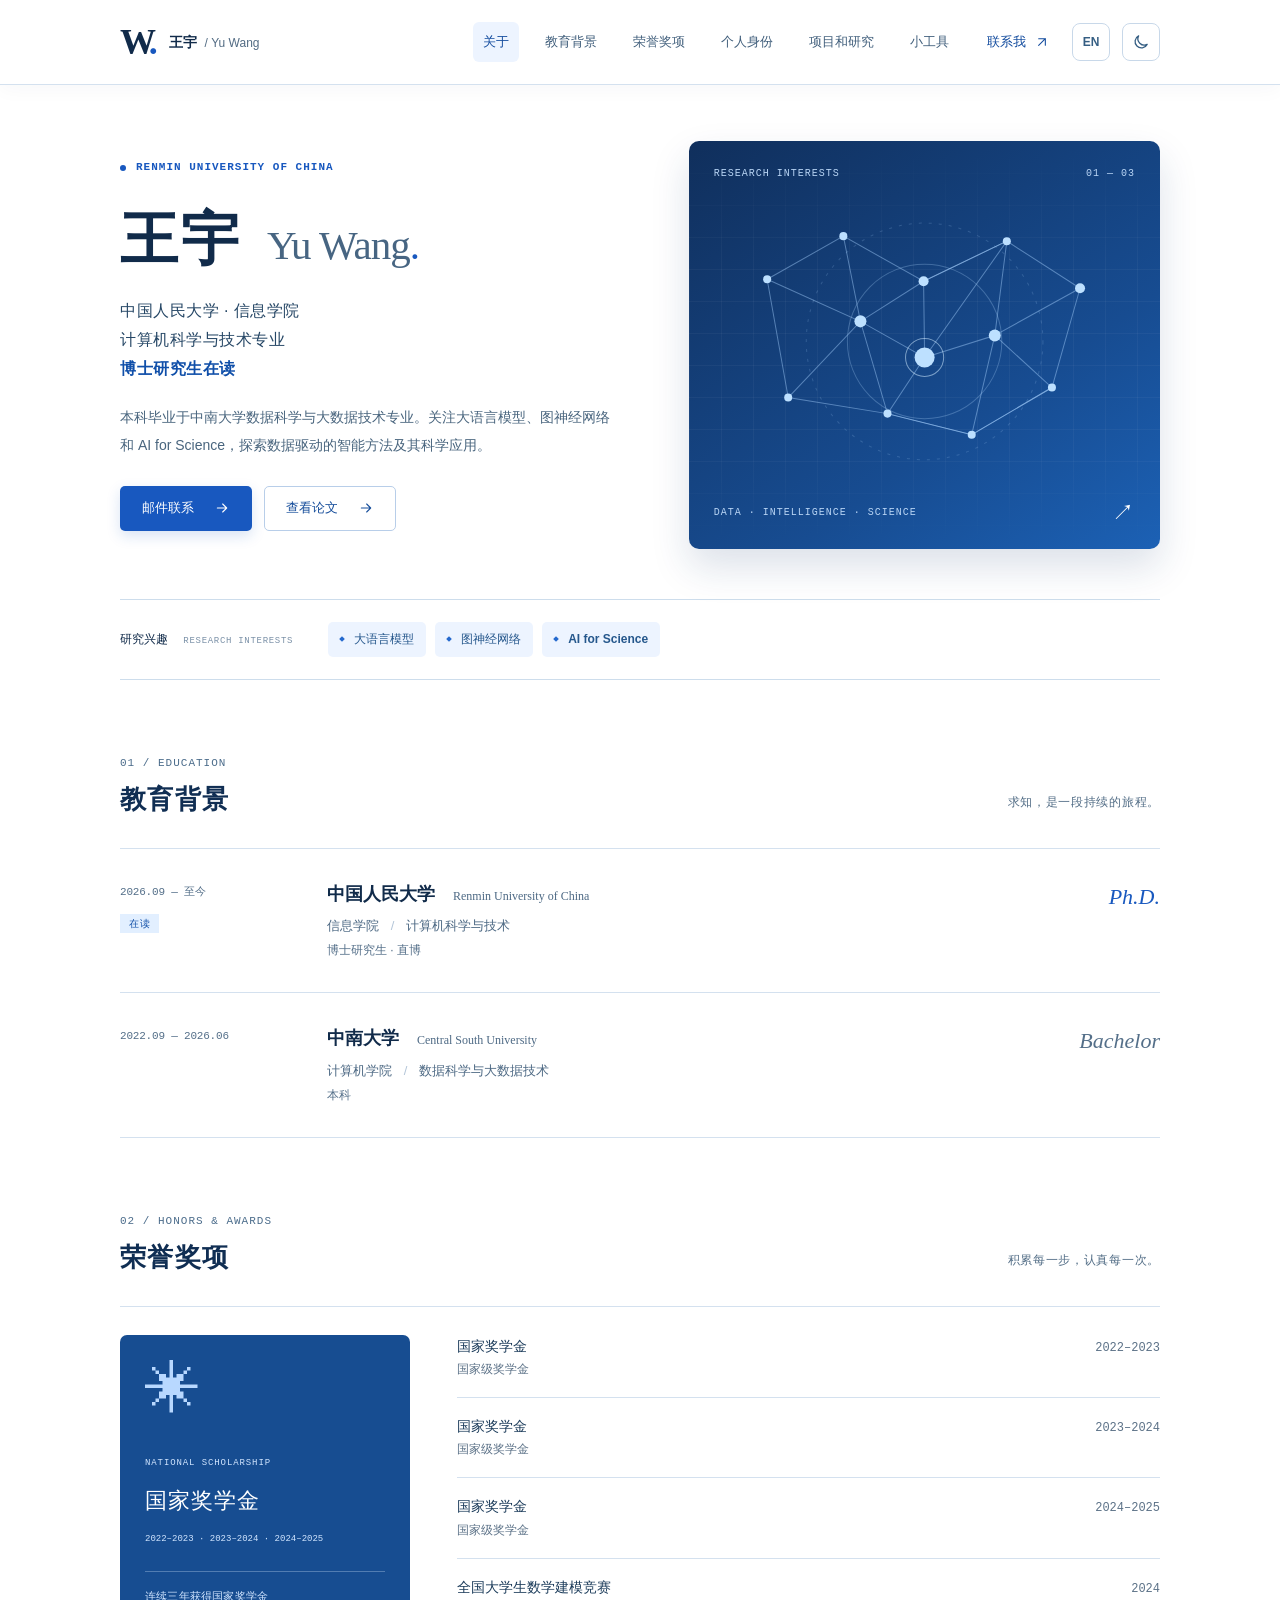
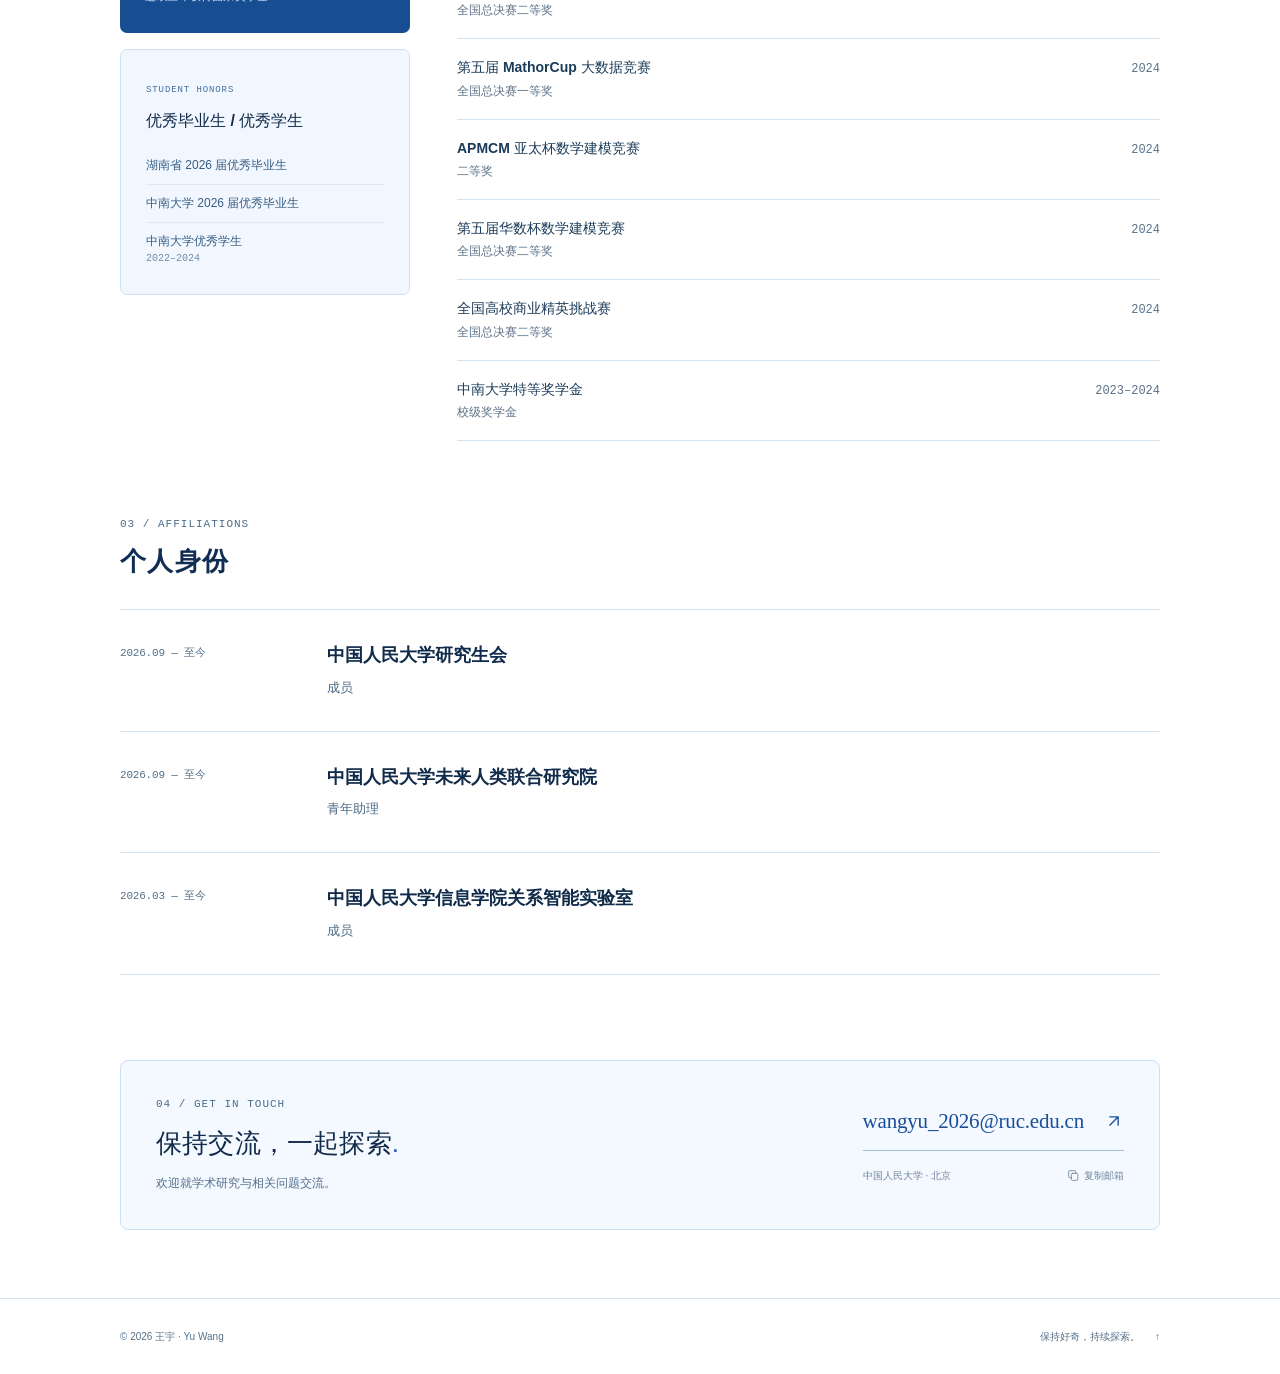
<file: index.html>
<!doctype html>
<html lang="zh-CN">
<head>
  <meta charset="utf-8">
  <meta name="viewport" content="width=device-width, initial-scale=1">
  <meta name="theme-color" content="#ffffff">
  <meta name="description" content="王宇，中国人民大学信息学院计算机科学与技术专业博士研究生在读，本科毕业于中南大学数据科学与大数据技术专业。关注大语言模型、图神经网络和 AI for Science。">
  <meta property="og:type" content="website">
  <meta property="og:title" content="王宇 Yu Wang | 中国人民大学">
  <meta property="og:description" content="中国人民大学信息学院计算机科学与技术专业博士研究生在读 · 大语言模型 · 图神经网络 · AI for Science">
  <meta property="og:url" content="https://xiaoyucoder.github.io/">
  <meta property="og:locale" content="zh_CN">
  <meta name="twitter:card" content="summary">
  <link rel="canonical" href="https://xiaoyucoder.github.io/">
  <link rel="icon" href="/assets/favicon.svg" type="image/svg+xml">
  <link rel="stylesheet" href="/assets/css/main.css?v=20261117-refresh">
  <link rel="stylesheet" href="/assets/css/site-settings.css?v=20261119-appearance">
  <link id="site-dark-theme" rel="stylesheet" href="/assets/css/site-dark.css?v=20261119-appearance" media="not all">
  <script src="/assets/js/site-theme.js?v=20261119-appearance"></script>
  <script src="/assets/js/site-settings.js?v=20261119-projects-research" defer></script>
  <script src="/assets/js/navigation.js?v=20261119-menu-fix" defer></script>
  <script src="/assets/js/main.js?v=20261117-no-bibtex" defer></script>
  <title>王宇 Yu Wang | 中国人民大学</title>
</head>
<body>
  <a class="skip-link" href="#main">跳转到主要内容</a>
  <svg class="icon-definitions" xmlns="http://www.w3.org/2000/svg" aria-hidden="true">
    <symbol id="icon-arrow" viewBox="0 0 24 24"><path d="M5 12h14m-6-6 6 6-6 6"/></symbol>
    <symbol id="icon-external" viewBox="0 0 24 24"><path d="M7 17 17 7M7 7h10v10"/></symbol>
    <symbol id="icon-copy" viewBox="0 0 24 24"><rect x="8" y="8" width="12" height="13" rx="2"/><path d="M16 8V5a2 2 0 0 0-2-2H5a2 2 0 0 0-2 2v9a2 2 0 0 0 2 2h3"/></symbol>
    <symbol id="icon-close" viewBox="0 0 24 24"><path d="m6 6 12 12M6 18 18 6"/></symbol>
  </svg>

  <header class="site-header">
    <div class="header-inner">
      <a class="wordmark" href="#" aria-label="王宇，返回首页"><span class="brand-mark" aria-hidden="true">W<span>.</span></span><span>王宇 <span class="wordmark-en">/ Yu Wang</span></span></a>
      <button class="menu-toggle" aria-label="打开导航" aria-controls="site-nav" aria-expanded="false"><span></span><span></span></button>
      <nav id="site-nav" class="site-nav" aria-label="主导航">
        <a href="#about" aria-current="location">关于</a>
        <a href="#education">教育背景</a>
        <a href="#honors">荣誉奖项</a>
        <a href="#affiliations">个人身份</a>
        <a href="/research/?v=20261119-nav-order">项目和研究</a>
        <a href="/tools/?v=20261119-nav-order">小工具</a>
        <a class="nav-contact" href="#contact">联系我 <svg class="icon"><use href="#icon-external"/></svg></a>
      </nav>
    </div>
  </header>

  <main id="main" class="page-shell">
    <section id="about" class="hero" aria-labelledby="intro-title">
      <div class="hero-copy">
        <div class="hero-content">
          <p class="eyebrow"><span class="status-dot"></span> RENMIN UNIVERSITY OF CHINA</p>
          <h1 id="intro-title">王宇<span class="name-en" lang="en">Yu Wang<span class="name-period">.</span></span></h1>
          <p class="hero-role">中国人民大学 · 信息学院<br>计算机科学与技术专业<br><strong>博士研究生在读</strong></p>
          <p class="hero-intro">本科毕业于中南大学数据科学与大数据技术专业。关注大语言模型、图神经网络和 AI for Science，探索数据驱动的智能方法及其科学应用。</p>
          <div class="hero-actions">
            <a class="button button-primary" href="mailto:wangyu_2026@ruc.edu.cn">邮件联系 <svg class="icon"><use href="#icon-arrow"/></svg></a>
            <a class="button button-secondary" href="/research/?v=20261119-nav-order">查看论文 <svg class="icon"><use href="#icon-arrow"/></svg></a>
          </div>
        </div>
        <div class="hero-visual" aria-hidden="true">
          <div class="hero-visual-top"><span>RESEARCH INTERESTS</span><span>01 — 03</span></div>
          <svg class="hero-network" viewBox="0 0 420 300" fill="none">
            <circle cx="210" cy="150" r="118" class="network-ring"/><circle cx="210" cy="150" r="77" class="network-ring network-ring-inner"/>
            <g class="network-lines"><path d="M53 88 129 45 209 90 292 50 365 97 337 196 257 243 173 222 74 206 53 88Z"/><path d="M53 88 146 130 129 45M74 206 146 130 173 222M146 130 209 90 292 50M146 130 210 166 209 90M210 166 292 50 280 144 365 97M210 166 173 222 257 243 280 144M257 243 337 196 280 144 210 166"/></g>
            <g class="network-nodes"><circle cx="53" cy="88" r="4"/><circle cx="129" cy="45" r="4"/><circle cx="209" cy="90" r="5"/><circle cx="292" cy="50" r="4"/><circle cx="365" cy="97" r="5"/><circle cx="337" cy="196" r="4"/><circle cx="257" cy="243" r="4"/><circle cx="173" cy="222" r="4"/><circle cx="74" cy="206" r="4"/><circle cx="146" cy="130" r="6"/><circle cx="280" cy="144" r="6"/><circle cx="210" cy="166" r="10"/></g>
            <circle class="network-pulse" cx="210" cy="166" r="19"/>
          </svg>
          <div class="hero-visual-bottom"><span>DATA · INTELLIGENCE · SCIENCE</span><span>↗</span></div>
        </div>
      </div>
    </section>

    <div class="research-strip" aria-label="研究兴趣">
      <span class="strip-label">研究兴趣 <span>RESEARCH INTERESTS</span></span>
      <ul><li>大语言模型</li><li>图神经网络</li><li>AI for Science</li></ul>
    </div>

    <section id="education" class="content-section" aria-labelledby="education-title">
      <div class="section-heading"><div><span class="section-number">01 / EDUCATION</span><h2 id="education-title">教育背景</h2></div><span class="section-aside">求知，是一段持续的旅程。</span></div>
      <div class="education-list">
        <article class="education-item current-education">
          <div class="education-date"><span>2026.09 — 至今</span><span class="current-tag">在读</span></div>
          <div class="education-detail"><h3>中国人民大学 <span lang="en">Renmin University of China</span></h3><p>信息学院 <span class="inline-separator">/</span> 计算机科学与技术</p><p class="degree">博士研究生 · 直博</p></div>
          <span class="degree-mark" aria-hidden="true">Ph.D.</span>
        </article>
        <article class="education-item">
          <div class="education-date"><span>2022.09 — 2026.06</span></div>
          <div class="education-detail"><h3>中南大学 <span lang="en">Central South University</span></h3><p>计算机学院 <span class="inline-separator">/</span> 数据科学与大数据技术</p><p class="degree">本科</p></div>
          <span class="degree-mark" aria-hidden="true">Bachelor</span>
        </article>
      </div>
    </section>

    <section id="honors" class="content-section" aria-labelledby="honors-title">
      <div class="section-heading"><div><span class="section-number">02 / HONORS &amp; AWARDS</span><h2 id="honors-title">荣誉奖项</h2></div><span class="section-aside">积累每一步，认真每一次。</span></div>
      <div class="honors-layout">
        <div class="honors-cards">
          <div class="scholarship-highlight">
            <span class="highlight-symbol" aria-hidden="true">✳</span><span class="highlight-kicker">NATIONAL SCHOLARSHIP</span><h3>国家奖学金</h3><p>2022–2023 · 2023–2024 · 2024–2025</p><span class="highlight-caption">连续三年获得国家奖学金</span>
          </div>
          <div class="highlight-honors"><span class="highlight-kicker">STUDENT HONORS</span><h3>优秀毕业生 / 优秀学生</h3><ul><li>湖南省 2026 届优秀毕业生</li><li>中南大学 2026 届优秀毕业生</li><li>中南大学优秀学生 <span>2022–2024</span></li></ul></div>
        </div>
        <ul class="honors-list">
          <li><div><h3>国家奖学金</h3><p>国家级奖学金</p></div><time>2022–2023</time></li>
          <li><div><h3>国家奖学金</h3><p>国家级奖学金</p></div><time>2023–2024</time></li>
          <li><div><h3>国家奖学金</h3><p>国家级奖学金</p></div><time>2024–2025</time></li>
          <li><div><h3>全国大学生数学建模竞赛</h3><p>全国总决赛二等奖</p></div><time>2024</time></li>
          <li><div><h3>第五届 MathorCup 大数据竞赛</h3><p>全国总决赛一等奖</p></div><time>2024</time></li>
          <li><div><h3>APMCM 亚太杯数学建模竞赛</h3><p>二等奖</p></div><time>2024</time></li>
          <li><div><h3>第五届华数杯数学建模竞赛</h3><p>全国总决赛二等奖</p></div><time>2024</time></li>
          <li><div><h3>全国高校商业精英挑战赛</h3><p>全国总决赛二等奖</p></div><time>2024</time></li>
          <li><div><h3>中南大学特等奖学金</h3><p>校级奖学金</p></div><time>2023–2024</time></li>
        </ul>
      </div>
    </section>

    <section id="affiliations" class="content-section" aria-labelledby="affiliations-title">
      <div class="section-heading"><div><span class="section-number">03 / AFFILIATIONS</span><h2 id="affiliations-title">个人身份</h2></div></div>
      <ul class="education-list">
        <li class="education-item">
          <div class="education-date">2026.09 — 至今</div>
          <div class="education-detail"><h3>中国人民大学研究生会</h3><p>成员</p></div>
        </li>
        <li class="education-item">
          <div class="education-date">2026.09 — 至今</div>
          <div class="education-detail"><h3>中国人民大学未来人类联合研究院</h3><p>青年助理</p></div>
        </li>
        <li class="education-item">
          <div class="education-date">2026.03 — 至今</div>
          <div class="education-detail"><h3>中国人民大学信息学院关系智能实验室</h3><p>成员</p></div>
        </li>
      </ul>
    </section>

    <section id="contact" class="contact-section" aria-labelledby="contact-title">
      <div class="contact-copy"><span class="section-number">04 / GET IN TOUCH</span><h2 id="contact-title">保持交流，一起探索<span>.</span></h2><p>欢迎就学术研究与相关问题交流。</p></div>
      <div class="contact-details"><a class="contact-email" href="mailto:wangyu_2026@ruc.edu.cn">wangyu_2026@ruc.edu.cn <svg class="icon"><use href="#icon-external"/></svg></a><div class="contact-links"><span>中国人民大学 · 北京</span><button class="copy-email" type="button" hidden><svg class="icon small-icon"><use href="#icon-copy"/></svg><span>复制邮箱</span></button></div></div>
    </section>
  </main>

  <footer class="site-footer"><div class="footer-inner"><span>© 2026 王宇 · Yu Wang</span><a href="#">保持好奇，持续探索。<span aria-hidden="true"> ↑</span></a></div></footer>
  <div class="toast" role="status" aria-live="polite"></div>

</body>
</html>
</file>
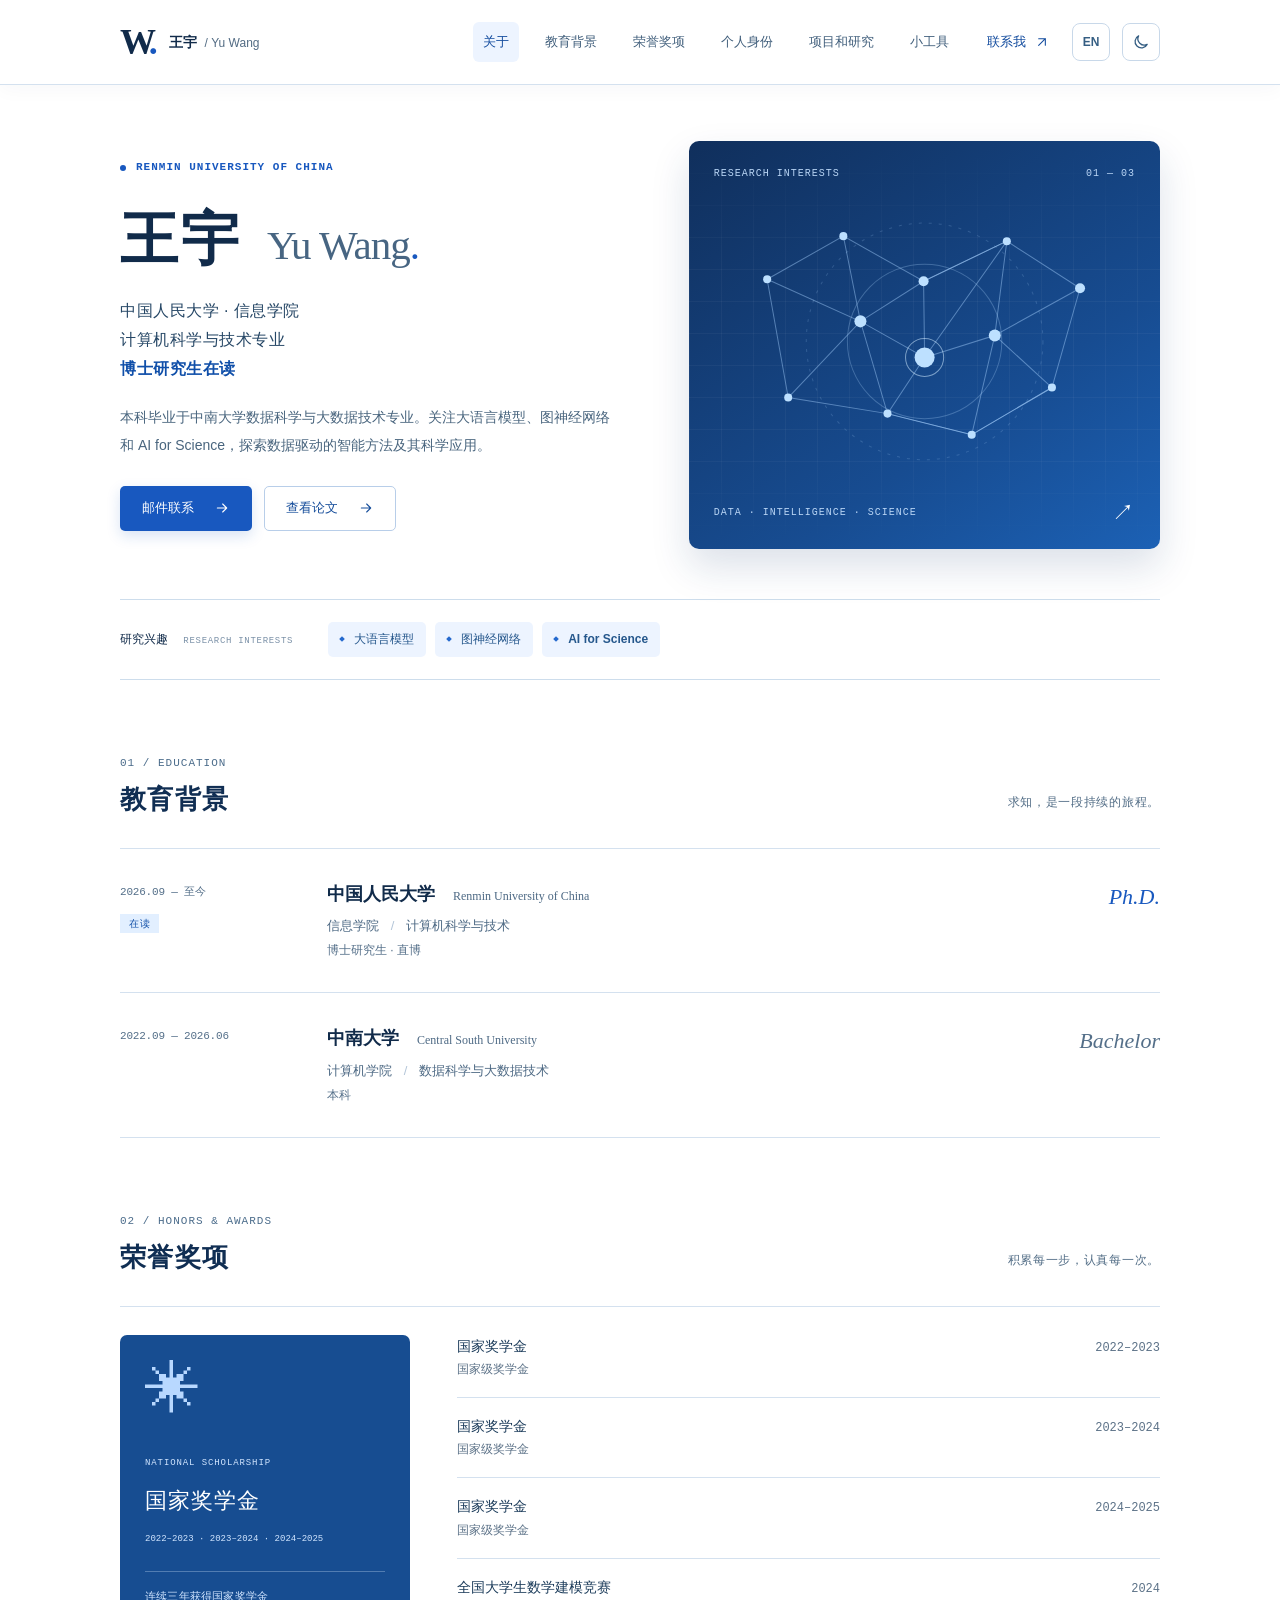
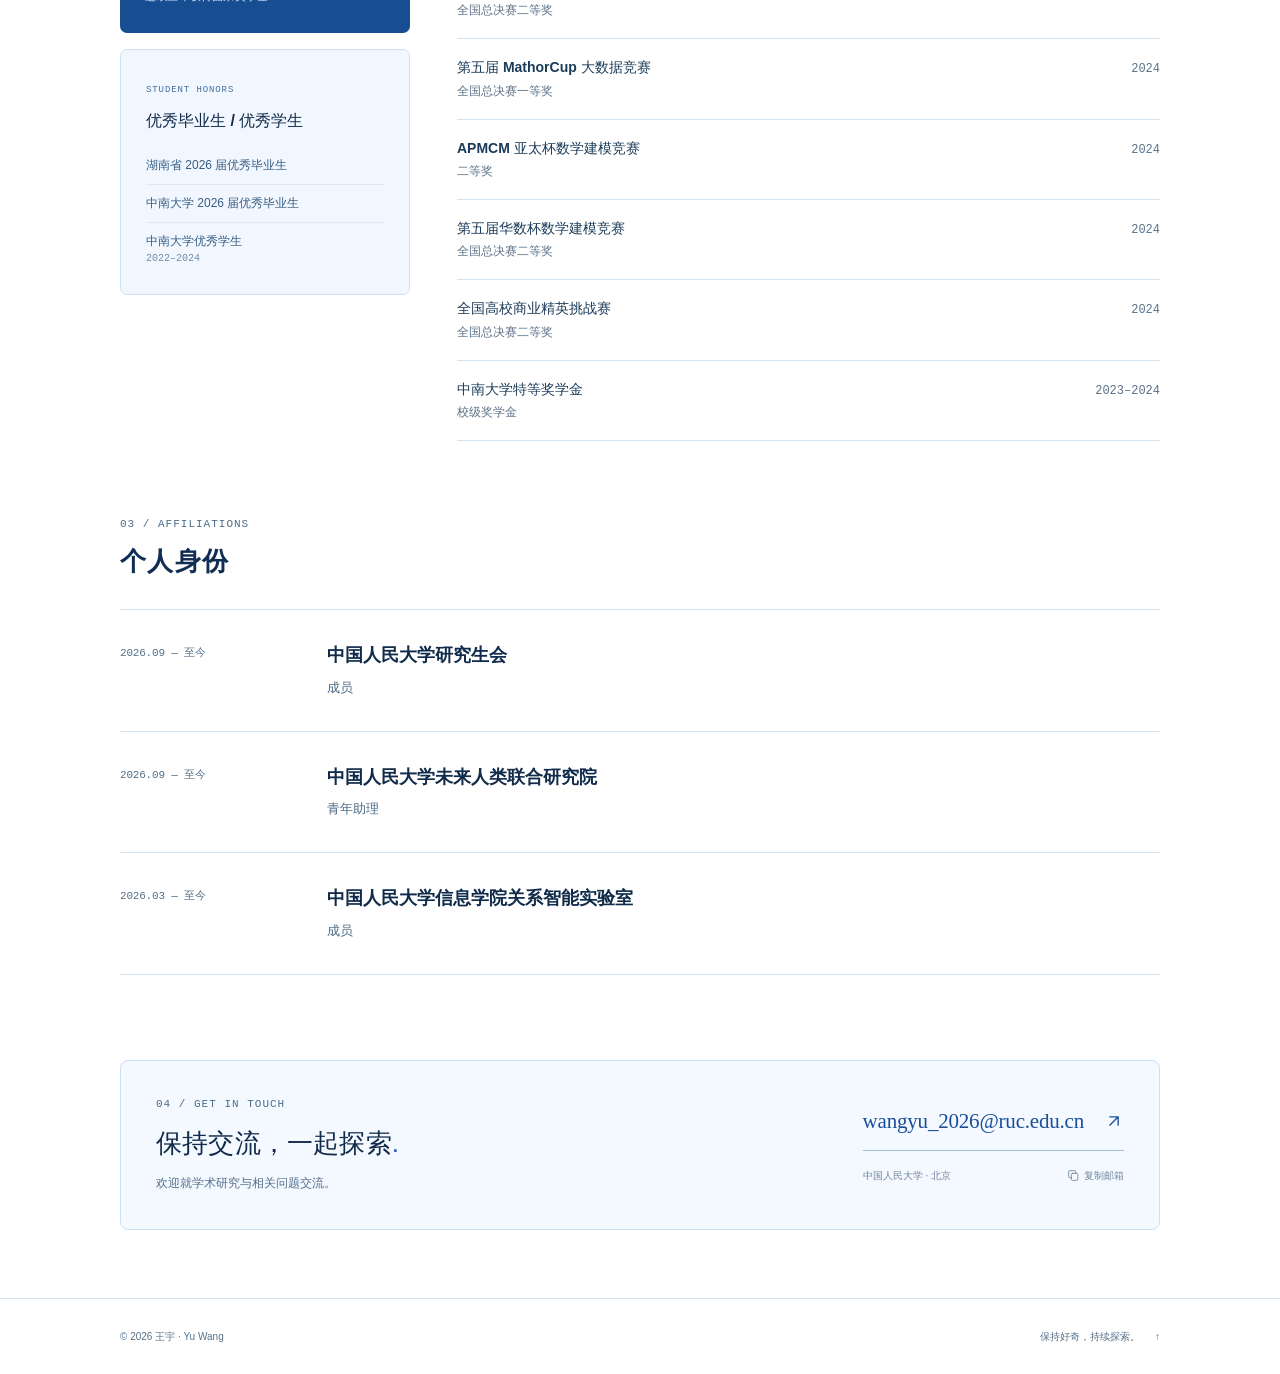
<file: about/index.html>
<!doctype html>
<html lang="zh-CN">
<head>
  <meta charset="utf-8">
  <meta name="viewport" content="width=device-width, initial-scale=1">
  <meta name="robots" content="noindex">
  <meta http-equiv="refresh" content="0;url=/#about">
  <link rel="canonical" href="https://xiaoyucoder.github.io/">
  <title>王宇 Yu Wang | 页面已迁移</title>
</head>
<body><p>页面已迁移至<a href="/#about">王宇的个人主页</a>。</p></body>
</html>
</file>
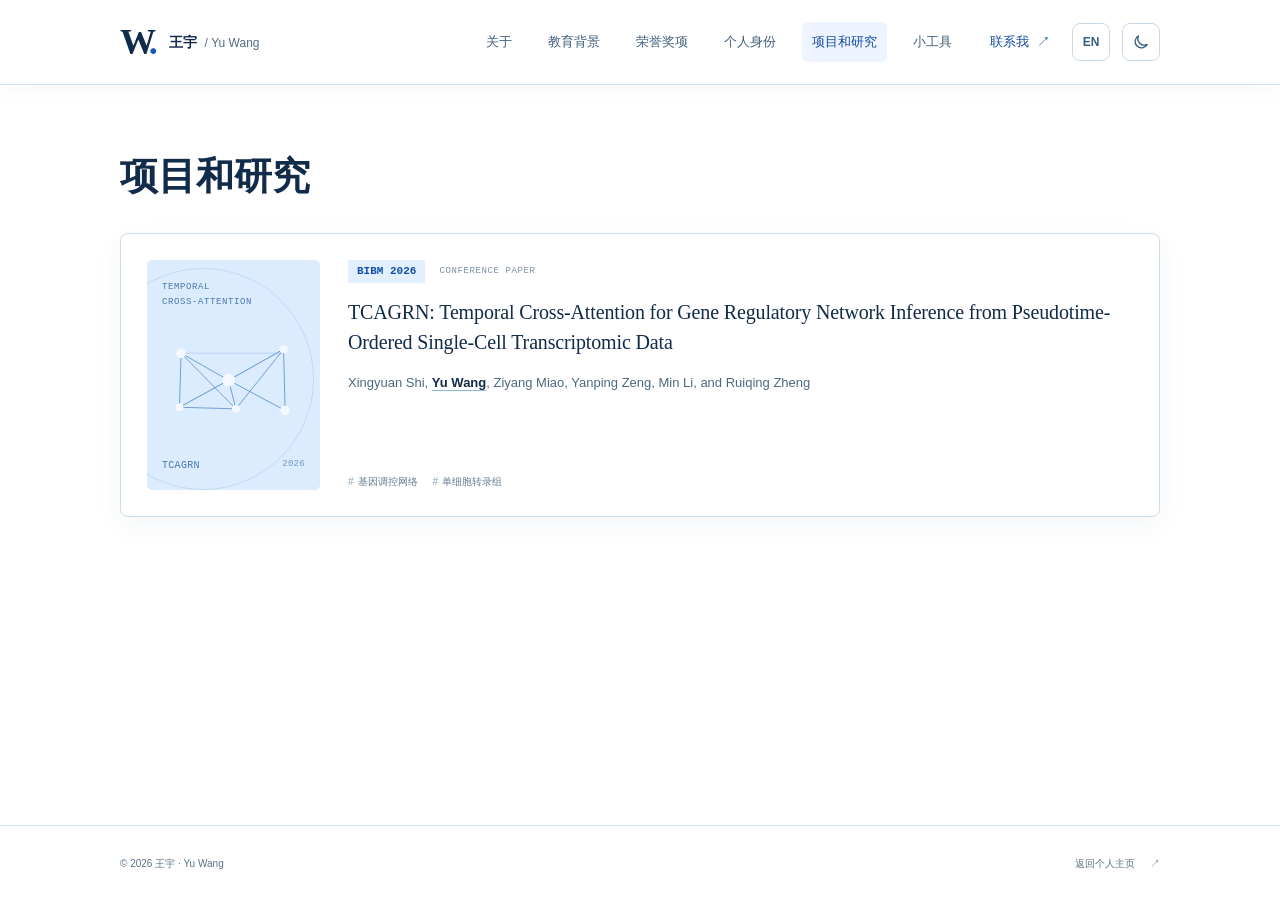
<file: archives/index.html>
<!doctype html>
<html lang="zh-CN">
<head>
  <meta charset="utf-8">
  <meta name="viewport" content="width=device-width, initial-scale=1">
  <meta name="robots" content="noindex">
  <meta http-equiv="refresh" content="0;url=/research/">
  <link rel="canonical" href="https://xiaoyucoder.github.io/research/">
  <title>王宇 Yu Wang | 页面已迁移</title>
</head>
<body><p>页面已迁移至<a href="/research/">王宇的项目和研究</a>。</p></body>
</html>
</file>
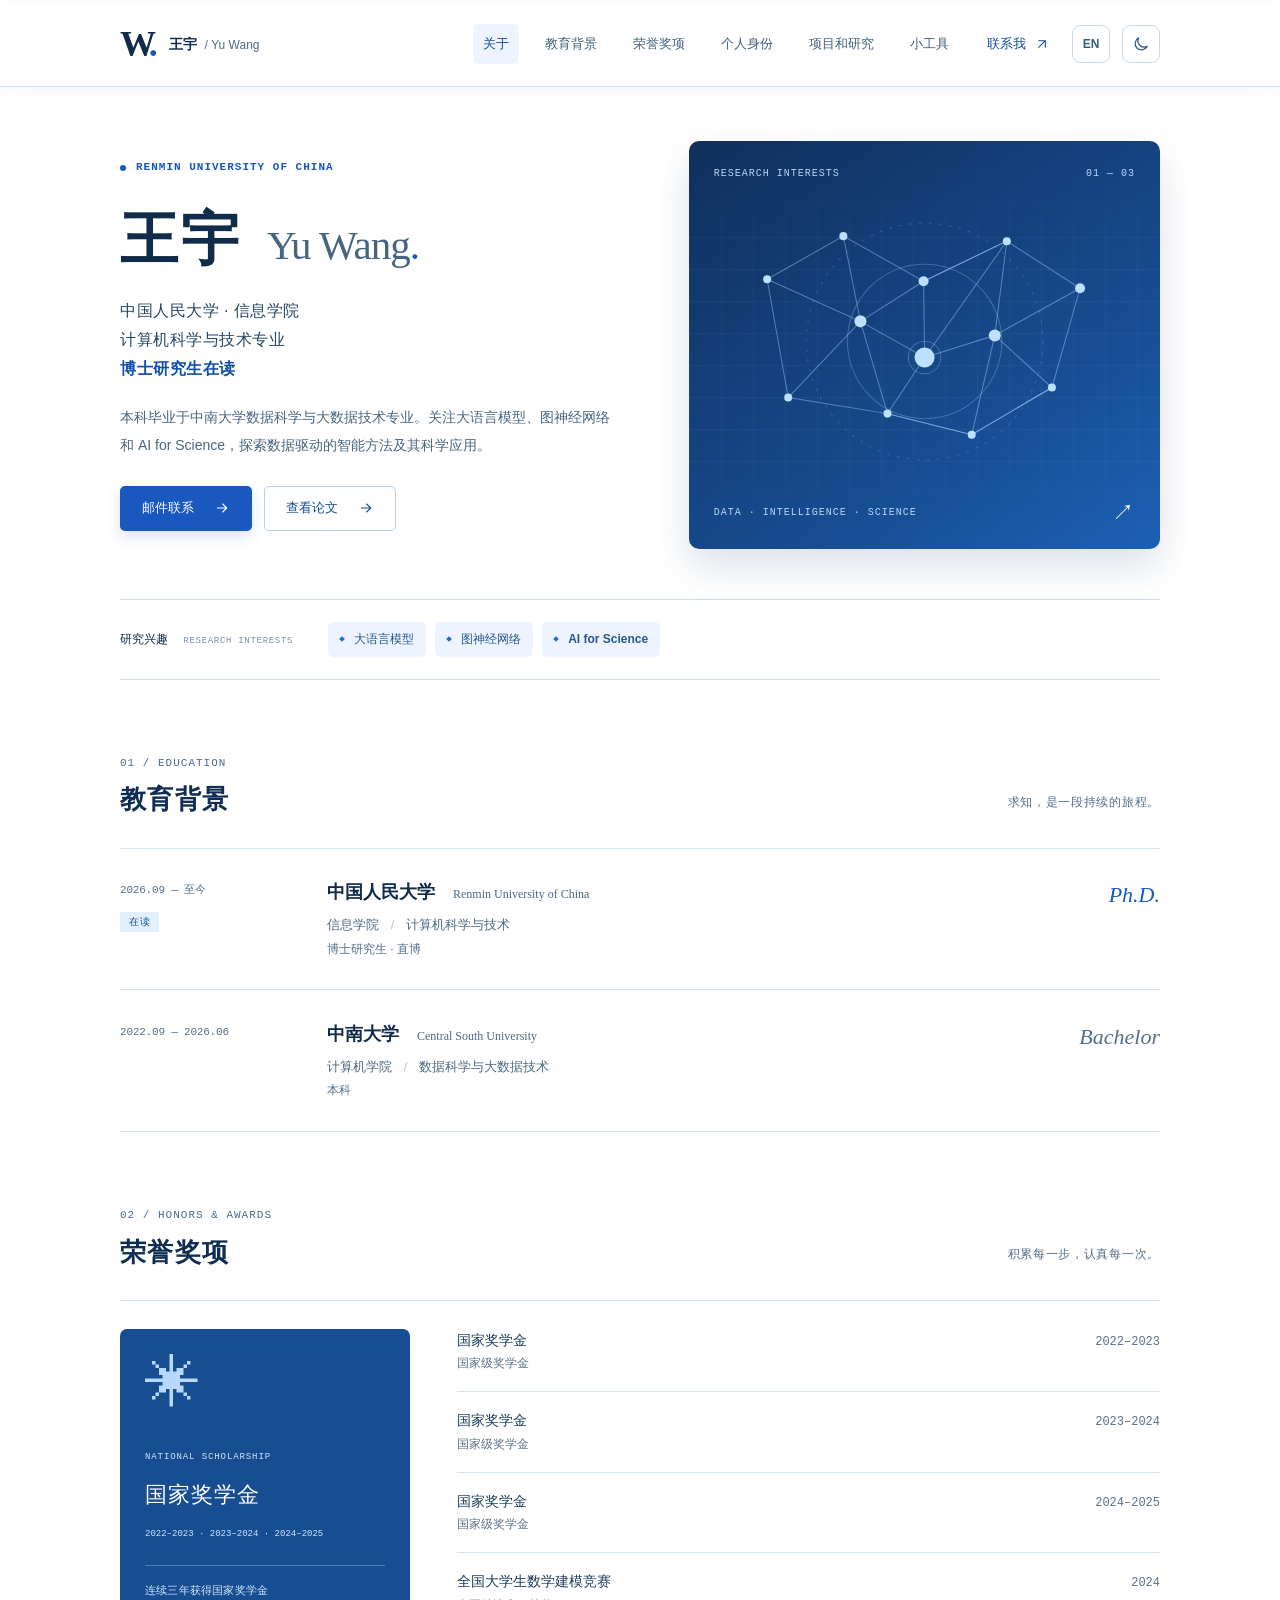
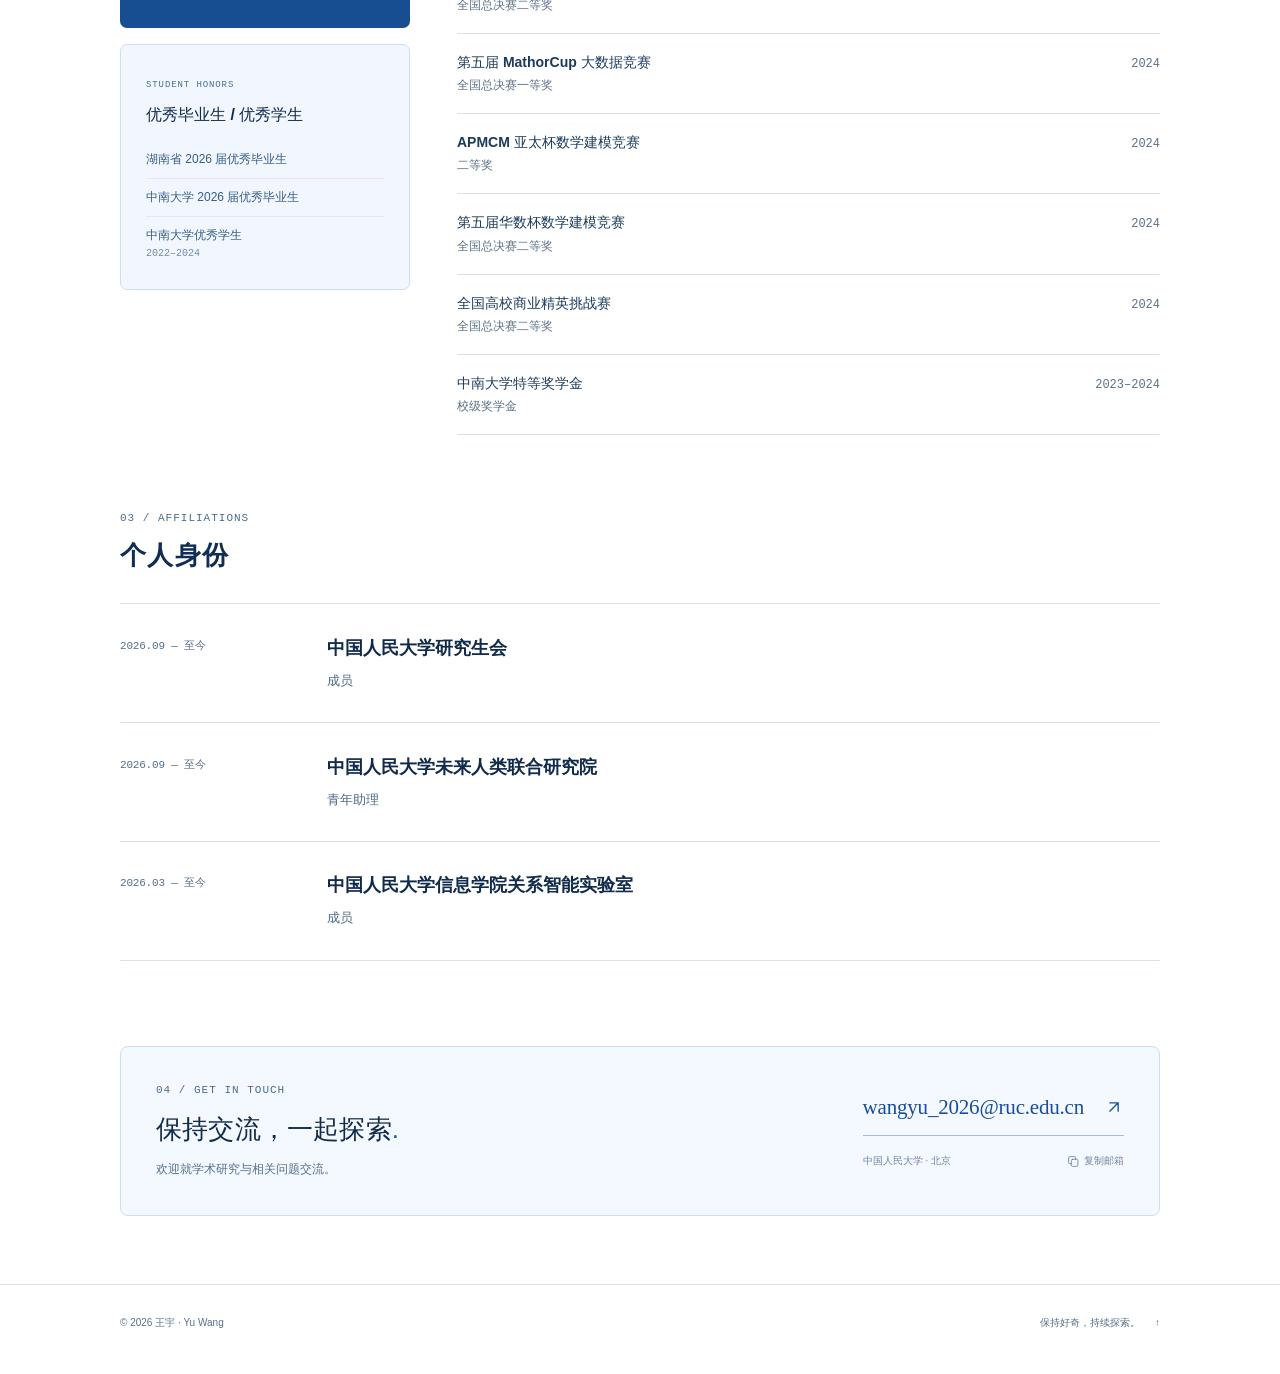
<file: link/index.html>
<!doctype html>
<html lang="zh-CN">
<head>
  <meta charset="utf-8">
  <meta name="viewport" content="width=device-width, initial-scale=1">
  <meta name="robots" content="noindex">
  <meta http-equiv="refresh" content="0;url=/#contact">
  <link rel="canonical" href="https://xiaoyucoder.github.io/">
  <title>王宇 Yu Wang | 页面已迁移</title>
</head>
<body><p>页面已迁移至<a href="/#contact">王宇的个人主页</a>。</p></body>
</html>
</file>
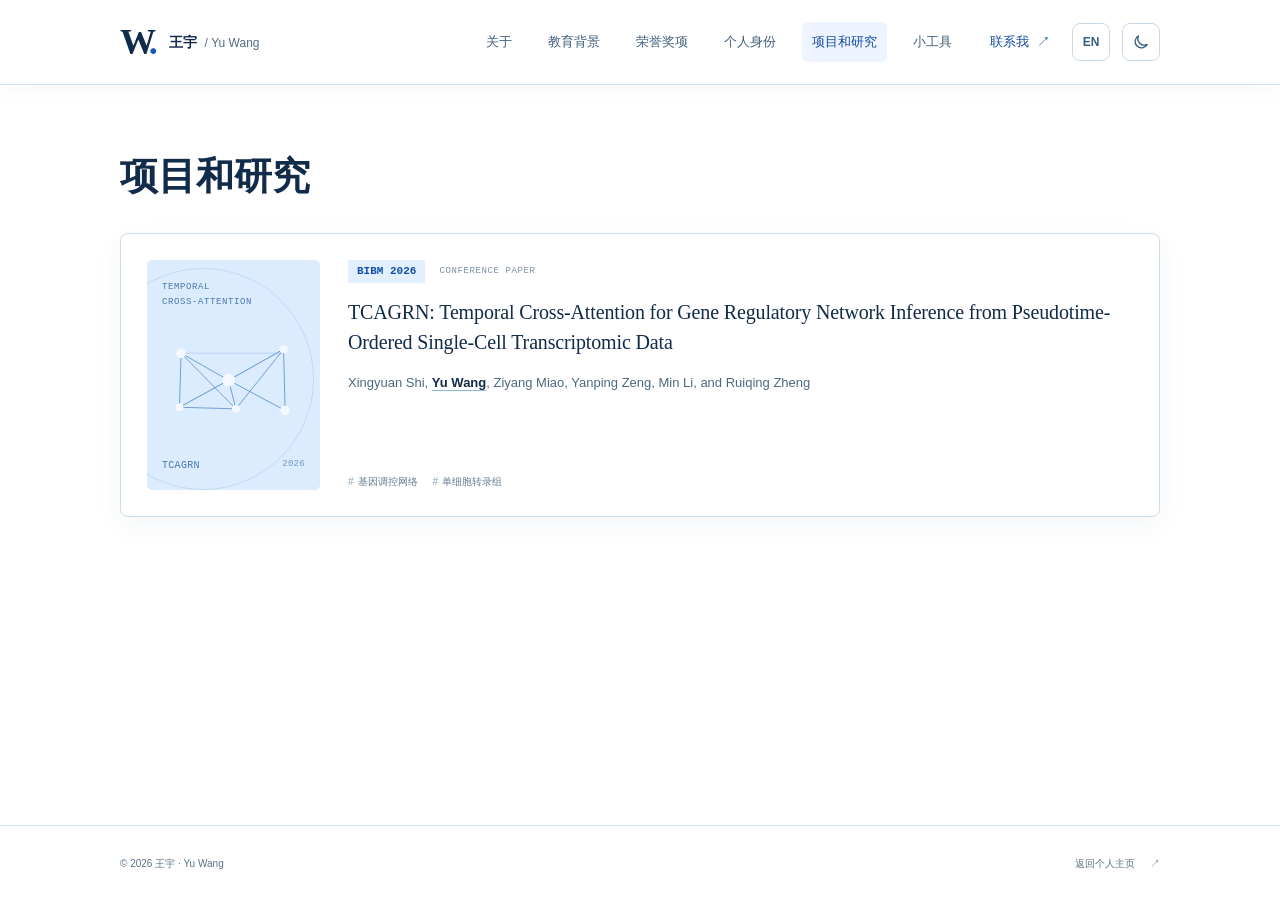
<file: research/index.html>
<!doctype html>
<html lang="zh-CN">
<head>
  <meta charset="utf-8">
  <meta name="viewport" content="width=device-width, initial-scale=1">
  <meta name="theme-color" content="#ffffff">
  <meta name="description" content="王宇的项目和研究，包含学术论文。">
  <link rel="canonical" href="https://xiaoyucoder.github.io/research/">
  <link rel="icon" href="/assets/favicon.svg" type="image/svg+xml">
  <link rel="stylesheet" href="/assets/css/main.css?v=20261119-research">
  <link rel="stylesheet" href="/assets/css/site-settings.css?v=20261119-appearance">
  <link id="site-dark-theme" rel="stylesheet" href="/assets/css/site-dark.css?v=20261119-appearance" media="not all">
  <script src="/assets/js/site-theme.js?v=20261119-appearance"></script>
  <script src="/assets/js/site-settings.js?v=20261119-projects-research" defer></script>
  <script src="/assets/js/navigation.js?v=20261119-menu-fix" defer></script>
  <title>项目和研究 | 王宇 Yu Wang</title>
</head>
<body>
  <a class="skip-link" href="#main">跳转到主要内容</a>
  <header class="site-header">
    <div class="header-inner">
      <a class="wordmark" href="/" aria-label="王宇，返回首页"><span class="brand-mark" aria-hidden="true">W<span>.</span></span><span>王宇 <span class="wordmark-en">/ Yu Wang</span></span></a>
      <button class="menu-toggle" aria-label="打开导航" aria-controls="site-nav" aria-expanded="false"><span></span><span></span></button>
      <nav id="site-nav" class="site-nav" aria-label="主导航">
        <a href="/#about">关于</a>
        <a href="/#education">教育背景</a>
        <a href="/#honors">荣誉奖项</a>
        <a href="/#affiliations">个人身份</a>
        <a href="/research/?v=20261119-nav-order" aria-current="page">项目和研究</a>
        <a href="/tools/?v=20261119-nav-order">小工具</a>
        <a class="nav-contact" href="/#contact">联系我 <span aria-hidden="true">↗</span></a>
      </nav>
    </div>
  </header>
  <main id="main" class="page-shell research-page">
    <h1>项目和研究</h1>
    <article class="publication">
      <div class="paper-art" aria-hidden="true">
        <span class="paper-art-label">TEMPORAL<br>CROSS-ATTENTION</span>
        <svg viewBox="0 0 180 125" fill="none"><g stroke="currentColor" stroke-width="1"><path d="M24 28 84 62 153 23M24 28l69 70 60-75M22 96l62-34 71 38M22 96l71 2M84 62l9 36M153 23l2 77M24 28l-2 68"/><path d="M24 28h129M22 96l131-73" opacity=".3"/></g><g fill="var(--paper-node)"><circle cx="24" cy="28" r="6"/><circle cx="22" cy="96" r="5"/><circle cx="84" cy="62" r="8"/><circle cx="93" cy="98" r="5"/><circle cx="153" cy="23" r="5"/><circle cx="155" cy="100" r="6"/></g></svg>
        <span class="paper-art-footer">TCAGRN <span>2026</span></span>
      </div>
      <div class="paper-content">
        <div class="paper-meta"><span class="venue-badge">BIBM 2026</span><span class="paper-type">CONFERENCE PAPER</span></div>
        <h2 lang="en">TCAGRN: Temporal Cross-Attention for Gene Regulatory Network Inference from Pseudotime-Ordered Single-Cell Transcriptomic Data</h2>
        <p class="paper-authors" lang="en">Xingyuan Shi, <strong>Yu Wang</strong>, Ziyang Miao, Yanping Zeng, Min Li, and Ruiqing Zheng</p>
        <div class="paper-bottom"><div class="paper-topics"><span>基因调控网络</span><span>单细胞转录组</span></div></div>
      </div>
    </article>
  </main>
  <footer class="site-footer"><div class="footer-inner"><span>© 2026 王宇 · Yu Wang</span><a href="/">返回个人主页 <span aria-hidden="true">↗</span></a></div></footer>
</body>
</html>
</file>
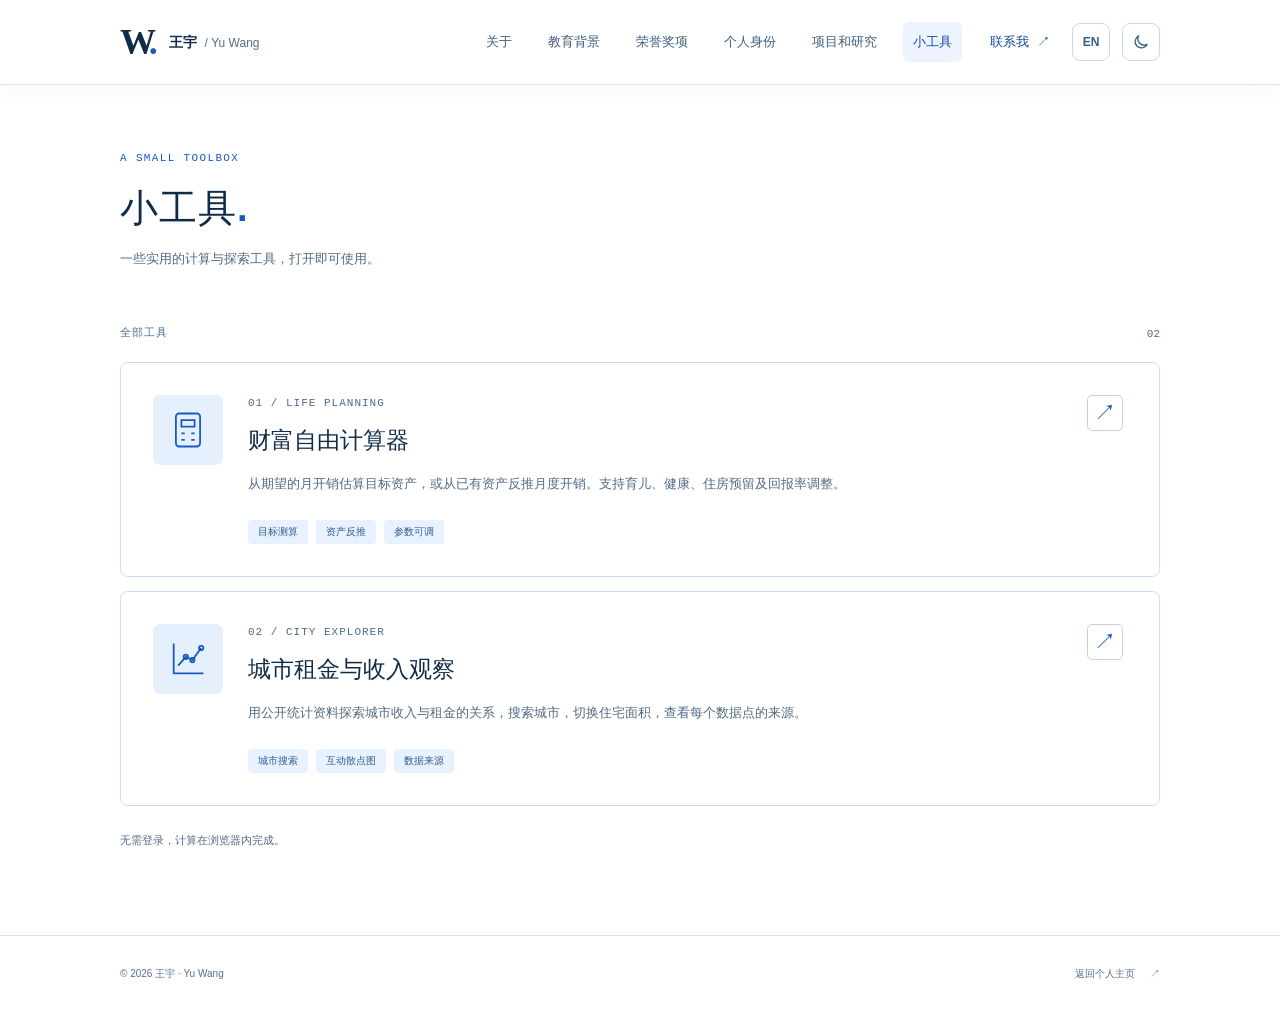
<file: tools/index.html>
<!doctype html>
<html lang="zh-CN">
<head>
  <meta charset="utf-8">
  <meta name="viewport" content="width=device-width, initial-scale=1">
  <meta name="theme-color" content="#ffffff">
  <meta name="description" content="王宇的在线小工具：财富自由计算器和城市租金收入探索。">
  <link rel="canonical" href="https://xiaoyucoder.github.io/tools/">
  <link rel="icon" href="/assets/favicon.svg" type="image/svg+xml">
  <link rel="stylesheet" href="/assets/css/main.css?v=20261117-refresh">
  <link rel="stylesheet" href="/assets/css/tools.css?v=20261117-refresh">
  <link rel="stylesheet" href="/assets/css/site-settings.css?v=20261119-appearance">
  <link id="site-dark-theme" rel="stylesheet" href="/assets/css/site-dark.css?v=20261119-appearance" media="not all">
  <script src="/assets/js/site-theme.js?v=20261119-appearance"></script>
  <script src="/assets/js/site-settings.js?v=20261119-projects-research" defer></script>
  <script src="/assets/js/navigation.js?v=20261119-menu-fix" defer></script>
  <title>小工具 | 王宇 Yu Wang</title>
</head>
<body>
  <a class="skip-link" href="#main">跳转到主要内容</a>
  <header class="site-header"><div class="header-inner">
    <a class="wordmark" href="/" aria-label="王宇，返回首页"><span class="brand-mark" aria-hidden="true">W<span>.</span></span><span>王宇 <span class="wordmark-en">/ Yu Wang</span></span></a>
    <button class="menu-toggle" aria-label="打开导航" aria-controls="site-nav" aria-expanded="false"><span></span><span></span></button>
    <nav id="site-nav" class="site-nav" aria-label="主导航"><a href="/#about">关于</a><a href="/#education">教育背景</a><a href="/#honors">荣誉奖项</a><a href="/#affiliations">个人身份</a><a href="/research/?v=20261119-nav-order">项目和研究</a><a href="/tools/?v=20261119-nav-order" aria-current="page">小工具</a><a class="nav-contact" href="/#contact">联系我 <span aria-hidden="true">↗</span></a></nav>
  </div></header>
  <main id="main" class="page-shell tools-hub">
    <div class="tool-page-heading"><p class="eyebrow">A SMALL TOOLBOX</p><h1>小工具<span>.</span></h1><p>一些实用的计算与探索工具，打开即可使用。</p></div>
    <div class="tool-directory-heading"><span class="section-number">全部工具</span><span>02</span></div>
    <a class="tool-card" href="/tools/financial-freedom/?v=20261119-nav-order">
      <div class="tool-card-icon" aria-hidden="true"><svg viewBox="0 0 40 40" fill="none" stroke="currentColor" stroke-width="1.6"><rect x="9" y="5" width="22" height="30" rx="3"/><path d="M14 11h12v6H14zM14 23h3m6 0h3m-12 6h3m6 0h3"/></svg></div>
      <div class="tool-card-content"><span class="section-number">01 / LIFE PLANNING</span><h2>财富自由计算器</h2><p>从期望的月开销估算目标资产，或从已有资产反推月度开销。支持育儿、健康、住房预留及回报率调整。</p><div class="tool-card-tags"><span>目标测算</span><span>资产反推</span><span>参数可调</span></div></div>
      <span class="tool-card-arrow" aria-label="打开计算器">↗</span>
    </a>
    <a class="tool-card" href="/tools/city-living/?v=20261119-nav-order">
      <div class="tool-card-icon" aria-hidden="true"><svg viewBox="0 0 40 40" fill="none" stroke="currentColor" stroke-width="1.6"><path d="M7 6v27h27M11 26l7-8 6 3 8-11"/><circle cx="18" cy="18" r="2"/><circle cx="24" cy="21" r="2"/><circle cx="32" cy="10" r="2"/></svg></div>
      <div class="tool-card-content"><span class="section-number">02 / CITY EXPLORER</span><h2>城市租金与收入观察</h2><p>用公开统计资料探索城市收入与租金的关系，搜索城市，切换住宅面积，查看每个数据点的来源。</p><div class="tool-card-tags"><span>城市搜索</span><span>互动散点图</span><span>数据来源</span></div></div>
      <span class="tool-card-arrow" aria-hidden="true">↗</span>
    </a>
    <p class="tools-privacy">无需登录，计算在浏览器内完成。</p>
  </main>
  <footer class="site-footer"><div class="footer-inner"><span>© 2026 王宇 · Yu Wang</span><a href="/">返回个人主页 <span aria-hidden="true">↗</span></a></div></footer>
</body>
</html>
</file>
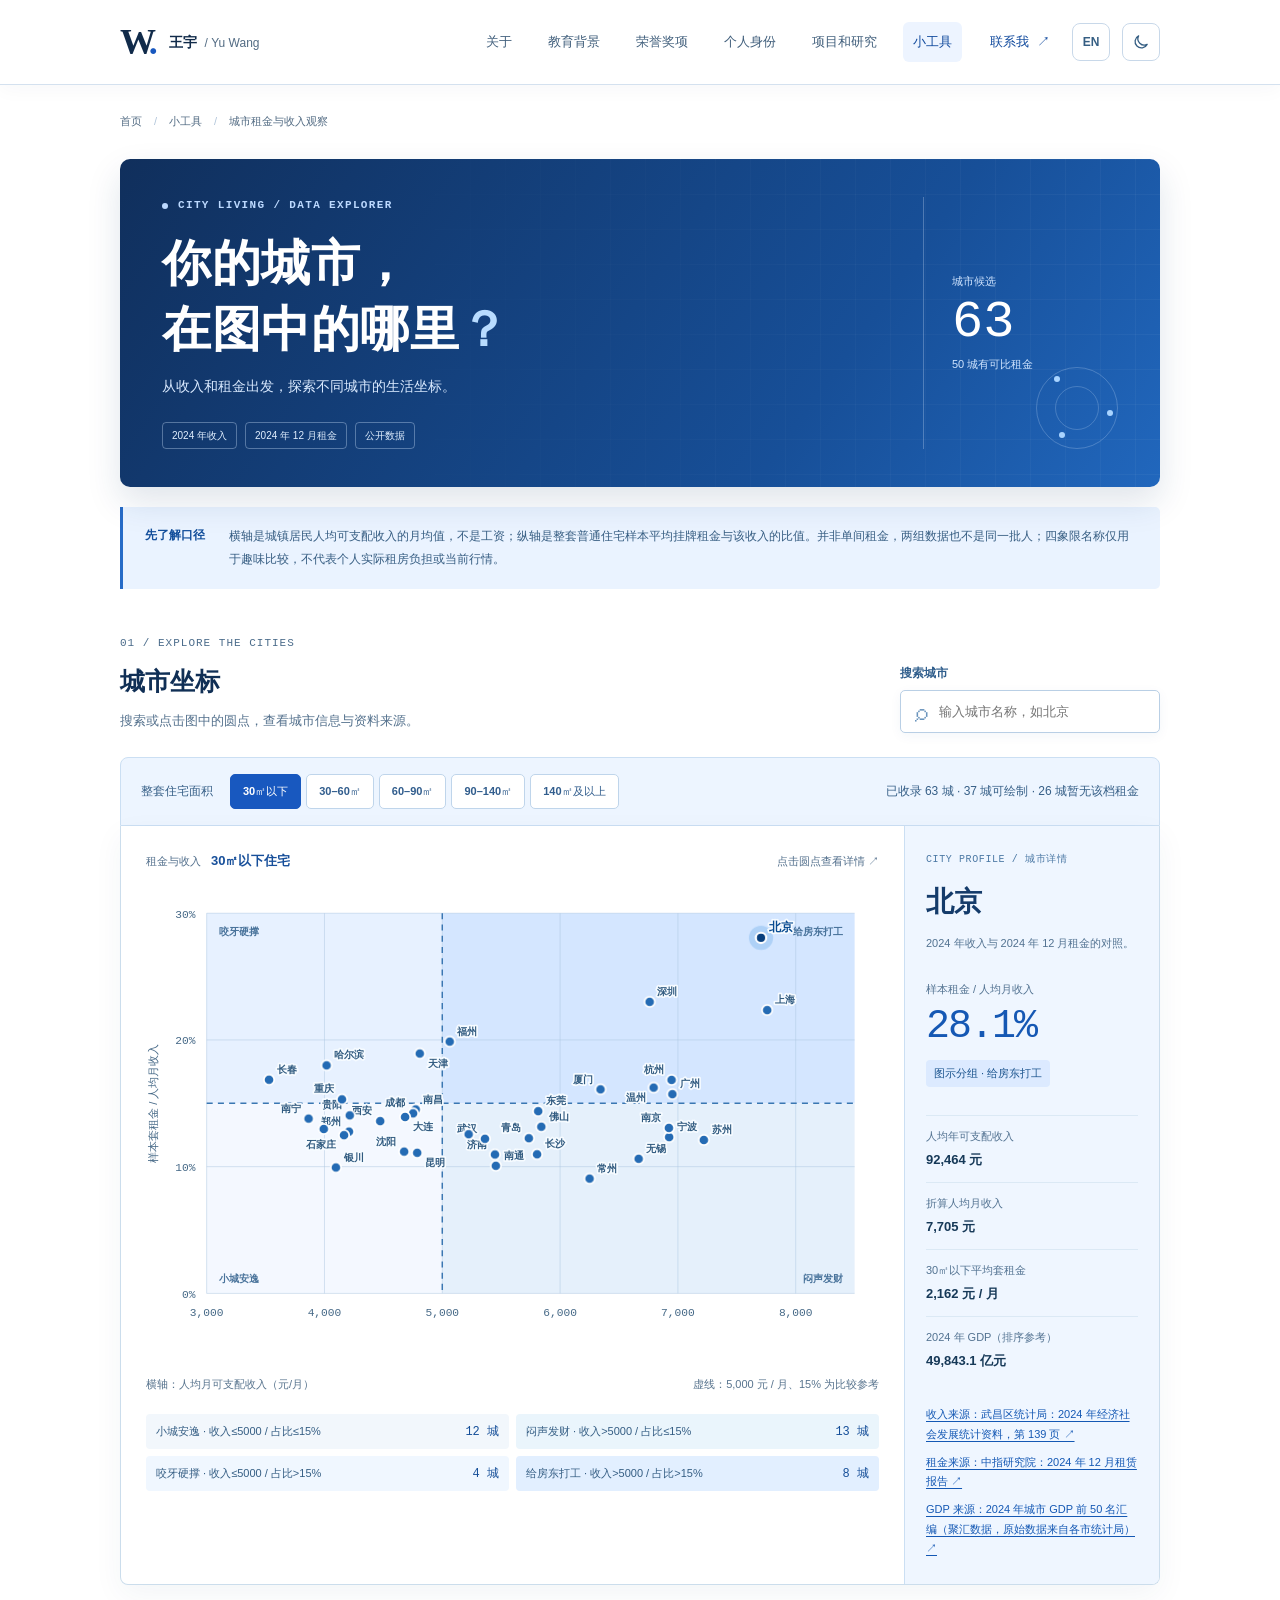
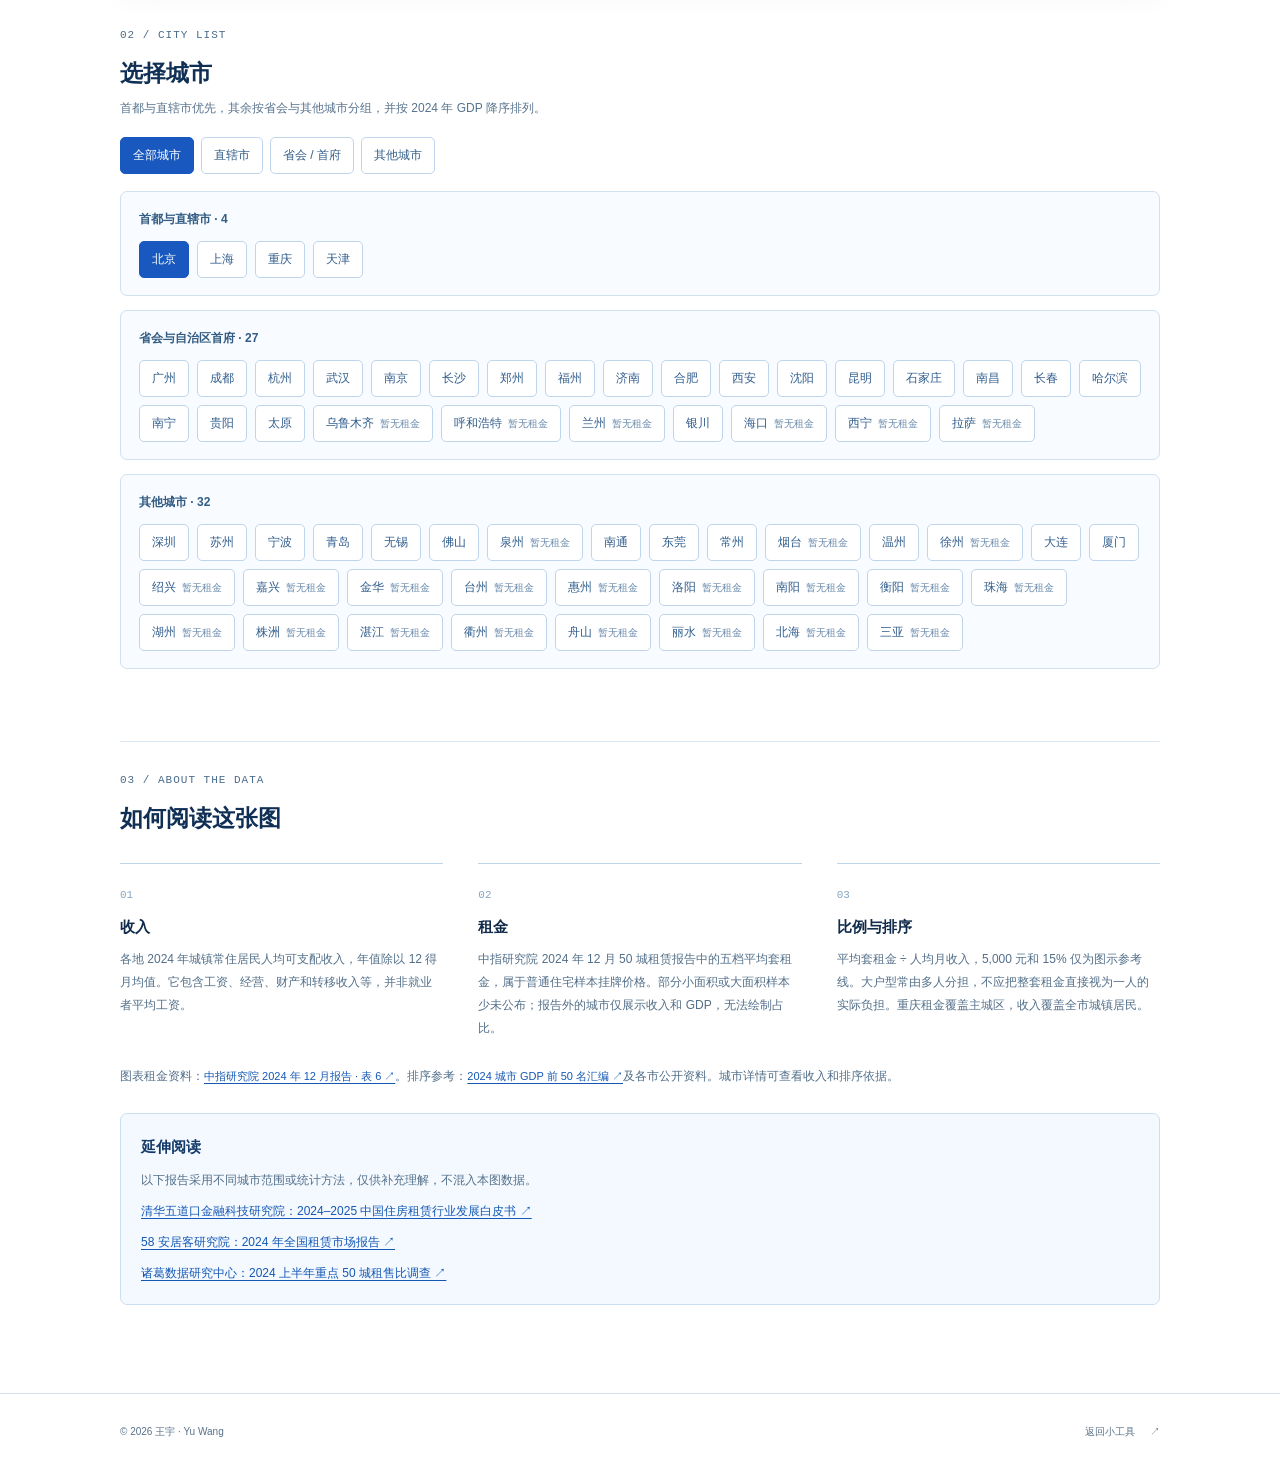
<file: tools/city-living/index.html>
<!doctype html>
<html lang="zh-CN">
<head>
  <meta charset="utf-8"><meta name="viewport" content="width=device-width, initial-scale=1">
  <meta name="theme-color" content="#ffffff">
  <meta name="description" content="搜索城市，探索公开资料中的居民收入和住宅租金。">
  <link rel="canonical" href="https://xiaoyucoder.github.io/tools/city-living/">
  <link rel="icon" href="/assets/favicon.svg" type="image/svg+xml">
  <link rel="stylesheet" href="/assets/css/main.css?v=20261117-refresh"><link rel="stylesheet" href="/assets/css/tools.css?v=20261117-refresh"><link rel="stylesheet" href="/assets/css/city-living.css?v=20261117-city3">
  <link rel="stylesheet" href="/assets/css/site-settings.css?v=20261119-appearance">
  <link id="site-dark-theme" rel="stylesheet" href="/assets/css/site-dark.css?v=20261119-appearance" media="not all">
  <script src="/assets/js/site-theme.js?v=20261119-appearance"></script>
  <script src="/assets/js/site-settings.js?v=20261119-projects-research" defer></script>
  <script src="/assets/js/navigation.js?v=20261119-menu-fix" defer></script><script type="module" src="/assets/js/city-living.js?v=20261119-i18n"></script>
  <title>城市租金与收入观察 | 王宇 Yu Wang</title>
</head>
<body>
<a class="skip-link" href="#main">跳转到主要内容</a>
<header class="site-header"><div class="header-inner">
  <a class="wordmark" href="/" aria-label="王宇，返回首页"><span class="brand-mark" aria-hidden="true">W<span>.</span></span><span>王宇 <span class="wordmark-en">/ Yu Wang</span></span></a>
  <button class="menu-toggle" aria-label="打开导航" aria-controls="site-nav" aria-expanded="false"><span></span><span></span></button>
  <nav id="site-nav" class="site-nav" aria-label="主导航"><a href="/#about">关于</a><a href="/#education">教育背景</a><a href="/#honors">荣誉奖项</a><a href="/#affiliations">个人身份</a><a href="/research/?v=20261119-nav-order">项目和研究</a><a href="/tools/?v=20261119-nav-order" aria-current="page">小工具</a><a class="nav-contact" href="/#contact">联系我 <span aria-hidden="true">↗</span></a></nav>
</div></header>
<main id="main" class="page-shell city-page">
  <nav class="breadcrumbs" aria-label="当前位置"><a href="/">首页</a><span aria-hidden="true">/</span><a href="/tools/?v=20261119-nav-order">小工具</a><span aria-hidden="true">/</span><span>城市租金与收入观察</span></nav>
  <header class="city-heading"><div class="city-heading-copy"><p class="eyebrow"><span class="status-dot"></span> CITY LIVING / DATA EXPLORER</p><h1>你的城市，<br>在图中的哪里<span>？</span></h1><p>从收入和租金出发，探索不同城市的生活坐标。</p><div class="hero-meta"><span>2024 年收入</span><span>2024 年 12 月租金</span><span>公开数据</span></div></div><div class="snapshot"><span>城市候选</span><strong id="city-total">63</strong><span>50 城有可比租金</span><div class="snapshot-orbit" aria-hidden="true"><i></i><i></i><i></i></div></div></header>
  <div class="scope-note"><strong>先了解口径</strong><p>横轴是城镇居民人均可支配收入的月均值，不是工资；纵轴是整套普通住宅样本平均挂牌租金与该收入的比值。并非单间租金，两组数据也不是同一批人；四象限名称仅用于趣味比较，不代表个人实际租房负担或当前行情。</p></div>
  <section class="explorer" aria-labelledby="explorer-title">
    <div class="explorer-heading"><div><p class="section-number">01 / EXPLORE THE CITIES</p><h2 id="explorer-title">城市坐标</h2><p>搜索或点击图中的圆点，查看城市信息与资料来源。</p></div><div class="search-wrap"><label for="city-search">搜索城市</label><div class="search-input"><span aria-hidden="true">⌕</span><input id="city-search" type="search" placeholder="输入城市名称，如北京" autocomplete="off"><button id="clear-search" type="button" aria-label="清除搜索" hidden>×</button></div></div></div>
    <div class="controls"><fieldset class="area-switch"><legend>整套住宅面积</legend><label><input type="radio" name="area" value="small" checked><span>30㎡以下</span></label><label><input type="radio" name="area" value="medium"><span>30–60㎡</span></label><label><input type="radio" name="area" value="large"><span>60–90㎡</span></label><label><input type="radio" name="area" value="family"><span>90–140㎡</span></label><label><input type="radio" name="area" value="extra"><span>140㎡及以上</span></label></fieldset><p id="count-summary" aria-live="polite"></p></div>
    <div class="plot-layout"><div class="plot-column"><div class="chart-top"><div><span class="chart-kicker">租金与收入</span><strong id="chart-area">30㎡以下住宅</strong></div><span class="chart-hint">点击圆点查看详情 ↗</span></div><div class="chart-wrap" tabindex="0" aria-label="城市散点图，手机可左右滑动"><svg id="city-chart" viewBox="0 0 860 570" role="group" aria-labelledby="chart-title chart-desc"><title id="chart-title">城市租金与收入散点图</title><desc id="chart-desc">横轴是城镇居民人均月可支配收入，纵轴是样本平均套租金与月收入的比值。可通过圆点或下方城市列表选择城市。</desc></svg></div><div class="chart-caption"><span>横轴：人均月可支配收入（元/月）</span><span>虚线：5,000 元 / 月、15% 为比较参考</span><span class="mobile-chart-hint">手机可左右滑动图表</span></div><div id="quadrant-legend" class="quadrant-legend"></div></div>
      <aside id="city-detail" class="city-detail" aria-live="polite" tabindex="-1"></aside></div>
    <div class="city-list-head"><div><p class="section-number">02 / CITY LIST</p><h2>选择城市</h2><p>首都与直辖市优先，其余按省会与其他城市分组，并按 2024 年 GDP 降序排列。</p></div></div>
    <div class="city-filter" role="group" aria-label="按城市类别筛选"><button type="button" data-city-filter="all" aria-pressed="true">全部城市</button><button type="button" data-city-filter="municipal" aria-pressed="false">直辖市</button><button type="button" data-city-filter="capital" aria-pressed="false">省会 / 首府</button><button type="button" data-city-filter="other" aria-pressed="false">其他城市</button></div>
    <div id="city-list" class="city-list"></div><p id="empty-search" class="empty-search" hidden>当前筛选条件下没有找到城市。可清除搜索或切换城市类别。</p>
  </section>
  <section class="methodology" aria-labelledby="method-title"><p class="section-number">03 / ABOUT THE DATA</p><h2 id="method-title">如何阅读这张图</h2><div class="method-grid"><div><span>01</span><h3>收入</h3><p>各地 2024 年城镇常住居民人均可支配收入，年值除以 12 得月均值。它包含工资、经营、财产和转移收入等，并非就业者平均工资。</p></div><div><span>02</span><h3>租金</h3><p>中指研究院 2024 年 12 月 50 城租赁报告中的五档平均套租金，属于普通住宅样本挂牌价格。部分小面积或大面积样本少未公布；报告外的城市仅展示收入和 GDP，无法绘制占比。</p></div><div><span>03</span><h3>比例与排序</h3><p>平均套租金 ÷ 人均月收入，5,000 元和 15% 仅为图示参考线。大户型常由多人分担，不应把整套租金直接视为一人的实际负担。重庆租金覆盖主城区，收入覆盖全市城镇居民。</p></div></div><p class="source-line">图表租金资料：<a href="https://pdf.dfcfw.com/pdf/H3_AP202501141641916270_1.pdf#page=11" target="_blank" rel="noopener noreferrer">中指研究院 2024 年 12 月报告 · 表 6 ↗</a>。排序参考：<a href="https://gdp.gotohui.com/topic-4621" target="_blank" rel="noopener noreferrer">2024 城市 GDP 前 50 名汇编 ↗</a>及各市公开资料。城市详情可查看收入和排序依据。</p><div class="reading-list"><h3>延伸阅读</h3><p>以下报告采用不同城市范围或统计方法，仅供补充理解，不混入本图数据。</p><a href="https://www.pbcsf.tsinghua.edu.cn/jinrongkejiyanjiubaogao2024-2025zhongguonianzhufangzulinxingyefazhanbaipishu.pdf" target="_blank" rel="noopener noreferrer">清华五道口金融科技研究院：2024–2025 中国住房租赁行业发展白皮书 ↗</a><a href="https://pdf.dfcfw.com/pdf/H3_AP202412241641413707_1.pdf" target="_blank" rel="noopener noreferrer">58 安居客研究院：2024 年全国租赁市场报告 ↗</a><a href="https://www.dcbbs.com/p-224660.html" target="_blank" rel="noopener noreferrer">诸葛数据研究中心：2024 上半年重点 50 城租售比调查 ↗</a></div></section>
</main>
<footer class="site-footer"><div class="footer-inner"><span>© 2026 王宇 · Yu Wang</span><a href="/tools/?v=20261119-nav-order">返回小工具 <span aria-hidden="true">↗</span></a></div></footer>
</body></html>
</file>
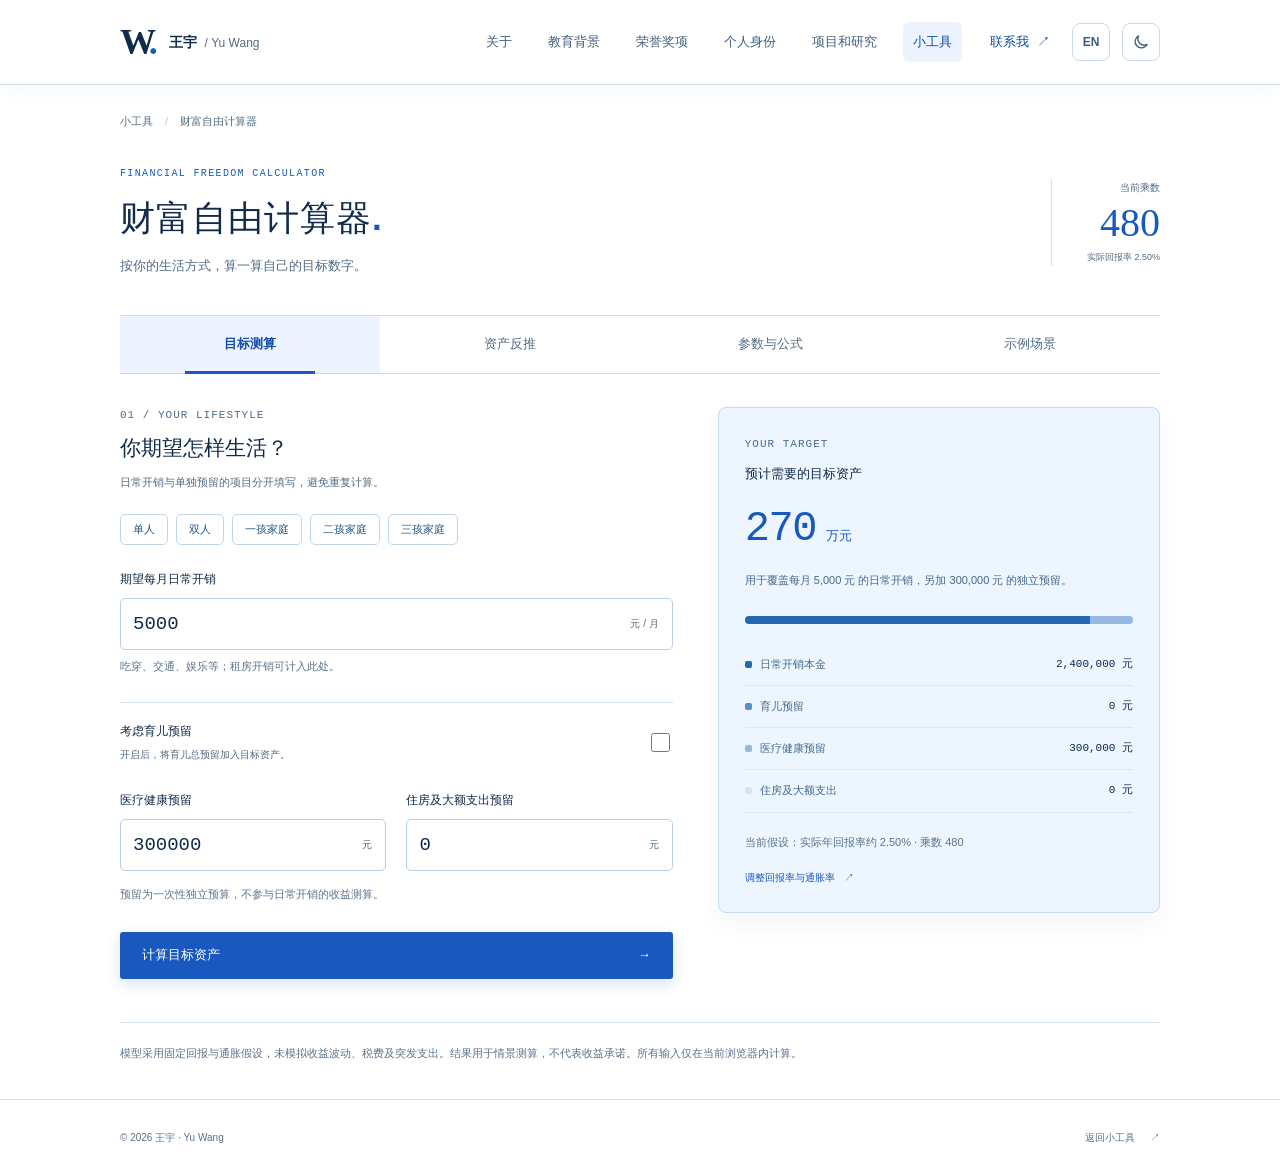
<file: tools/financial-freedom/index.html>
<!doctype html>
<html lang="zh-CN">
<head>
  <meta charset="utf-8">
  <meta name="viewport" content="width=device-width, initial-scale=1">
  <meta name="theme-color" content="#ffffff">
  <meta name="description" content="财富自由计算器：按月开销测算目标资产，或从已有资产反推月度开销，支持调整回报率、通胀率及各项预留。">
  <link rel="canonical" href="https://xiaoyucoder.github.io/tools/financial-freedom/">
  <link rel="icon" href="/assets/favicon.svg" type="image/svg+xml">
  <link rel="stylesheet" href="/assets/css/main.css?v=20261117-refresh">
  <link rel="stylesheet" href="/assets/css/tools.css?v=20261117-refresh">
  <link rel="stylesheet" href="/assets/css/site-settings.css?v=20261119-appearance">
  <link id="site-dark-theme" rel="stylesheet" href="/assets/css/site-dark.css?v=20261119-appearance" media="not all">
  <script src="/assets/js/site-theme.js?v=20261119-appearance"></script>
  <script src="/assets/js/site-settings.js?v=20261119-projects-research" defer></script>
  <script src="/assets/js/navigation.js?v=20261119-menu-fix" defer></script>
  <script src="/assets/js/financial-freedom.js?v=20261030-presets-5" type="module"></script>
  <title>财富自由计算器 | 王宇的小工具</title>
</head>
<body>
  <a class="skip-link" href="#main">跳转到主要内容</a>
  <header class="site-header"><div class="header-inner">
    <a class="wordmark" href="/" aria-label="王宇，返回首页"><span class="brand-mark" aria-hidden="true">W<span>.</span></span><span>王宇 <span class="wordmark-en">/ Yu Wang</span></span></a>
    <button class="menu-toggle" aria-label="打开导航" aria-controls="site-nav" aria-expanded="false"><span></span><span></span></button>
    <nav id="site-nav" class="site-nav" aria-label="主导航"><a href="/#about">关于</a><a href="/#education">教育背景</a><a href="/#honors">荣誉奖项</a><a href="/#affiliations">个人身份</a><a href="/research/?v=20261119-nav-order">项目和研究</a><a href="/tools/?v=20261119-nav-order" aria-current="page">小工具</a><a class="nav-contact" href="/#contact">联系我 <span aria-hidden="true">↗</span></a></nav>
  </div></header>

  <main id="main" class="page-shell calculator-page">
    <nav class="breadcrumbs" aria-label="面包屑导航"><a href="/tools/?v=20261119-nav-order">小工具</a><span aria-hidden="true">/</span><span aria-current="page">财富自由计算器</span></nav>
    <div class="calculator-heading"><div><p class="eyebrow">FINANCIAL FREEDOM CALCULATOR</p><h1>财富自由计算器<span>.</span></h1><p>按你的生活方式，算一算自己的目标数字。</p></div><span class="model-badge">当前乘数 <strong id="badge-multiplier">480</strong><span id="badge-rate">实际回报率 2.5%</span></span></div>
    <noscript><p class="model-notice">请开启 JavaScript 后使用计算器。</p></noscript>

    <div class="calculator-tabs" role="tablist" aria-label="计算器功能">
      <button id="tab-target" role="tab" aria-selected="true" aria-controls="panel-target" tabindex="0" type="button">目标测算</button>
      <button id="tab-reverse" role="tab" aria-selected="false" aria-controls="panel-reverse" tabindex="-1" type="button">资产反推</button>
      <button id="tab-settings" role="tab" aria-selected="false" aria-controls="panel-settings" tabindex="-1" type="button">参数与公式</button>
      <button id="tab-examples" role="tab" aria-selected="false" aria-controls="panel-examples" tabindex="-1" type="button">示例场景</button>
    </div>

    <section id="panel-target" class="calculator-panel calc-columns" role="tabpanel" aria-labelledby="tab-target" tabindex="0">
      <form id="target-form" class="calculator-form">
        <div class="form-section-title"><span class="section-number">01 / YOUR LIFESTYLE</span><h2>你期望怎样生活？</h2><p>日常开销与单独预留的项目分开填写，避免重复计算。</p></div>
        <div class="preset-row" aria-label="快速填入示例"><button type="button" data-preset="single">单人</button><button type="button" data-preset="couple">双人</button><button type="button" data-preset="family">一孩家庭</button><button type="button" data-preset="family2">二孩家庭</button><button type="button" data-preset="family3">三孩家庭</button></div>
        <div class="field"><label for="monthly-expense">期望每月日常开销</label><div class="input-unit"><input id="monthly-expense" name="monthlyExpense" type="number" inputmode="decimal" min="0" max="1000000000" step="any" value="5000" required><span>元 / 月</span></div><small>吃穿、交通、娱乐等；租房开销可计入此处。</small></div>
        <label class="children-switch" for="include-children"><span><strong>考虑育儿预留</strong><small>开启后，将育儿总预留加入目标资产。</small></span><input id="include-children" type="checkbox"></label>
        <fieldset id="target-children" class="field-grid children-fields" hidden disabled>
          <legend class="visually-hidden">育儿预留</legend>
          <div class="field"><label for="target-child-count">孩子数量</label><div class="input-unit"><input id="target-child-count" name="childCount" type="number" inputmode="numeric" min="1" max="12" step="1" value="1" required><span>个</span></div></div>
          <div class="field"><label for="target-child-cost">每孩育儿总预留</label><div class="input-unit"><input id="target-child-cost" name="childCost" type="number" inputmode="decimal" min="0" max="1000000000000" step="any" value="580000" required><span>元 / 孩</span></div></div>
        </fieldset>
        <div class="field-grid">
          <div class="field"><label for="target-health">医疗健康预留</label><div class="input-unit"><input id="target-health" name="healthReserve" type="number" inputmode="decimal" min="0" max="1000000000000" step="any" value="300000" required><span>元</span></div></div>
          <div class="field"><label for="target-housing">住房及大额支出预留</label><div class="input-unit"><input id="target-housing" name="housingReserve" type="number" inputmode="decimal" min="0" max="1000000000000" step="any" value="0" required><span>元</span></div></div>
        </div>
        <p class="field-footnote">预留为一次性独立预算，不参与日常开销的收益测算。</p>
        <button class="button button-primary calculate-button" type="submit">计算目标资产 <span aria-hidden="true">→</span></button>
      </form>
      <aside class="calculation-result" aria-labelledby="target-result-heading">
        <span class="section-number">YOUR TARGET</span><h2 id="target-result-heading">预计需要的目标资产</h2>
        <div class="result-summary" aria-live="polite" aria-atomic="true"><output id="target-total">—</output><span id="target-unit" class="result-unit">万元</span></div>
        <p id="target-explanation" class="result-explanation"></p>
        <div id="target-breakdown">
          <div class="allocation-bar" role="img" aria-label="目标资产构成"><span data-allocation="living"></span><span data-allocation="children"></span><span data-allocation="health"></span><span data-allocation="housing"></span></div>
          <dl class="result-breakdown"><div><dt><i class="allocation-dot living"></i>日常开销本金</dt><dd id="target-living">—</dd></div><div><dt><i class="allocation-dot children"></i>育儿预留</dt><dd id="target-children-value">—</dd></div><div><dt><i class="allocation-dot health"></i>医疗健康预留</dt><dd id="target-health-value">—</dd></div><div><dt><i class="allocation-dot housing"></i>住房及大额支出</dt><dd id="target-housing-value">—</dd></div></dl>
          <p class="calculation-assumption" data-rate-summary></p>
        </div>
        <button class="result-settings-link" type="button" data-open-panel="settings">调整回报率与通胀率 <span aria-hidden="true">↗</span></button>
      </aside>
    </section>

    <section id="panel-reverse" class="calculator-panel calc-columns" role="tabpanel" aria-labelledby="tab-reverse" tabindex="0" hidden>
      <form id="reverse-form" class="calculator-form">
        <div class="form-section-title"><span class="section-number">02 / YOUR ASSETS</span><h2>已有的钱，能支持多少开销？</h2><p>先扣除独立预留，再估算剩余本金对应的每月开销。</p></div>
        <div class="field"><label for="available-assets">已有可用资产</label><div class="input-unit"><input id="available-assets" name="assets" type="number" inputmode="decimal" min="0" max="1000000000000" step="any" value="6000000" required><span>元</span></div><small>请填写可用于本次测算的资产，不重复计入自住房等非可用资产。</small></div>
        <div class="field-grid">
          <div class="field"><label for="reverse-child-count">孩子数量</label><div class="input-unit"><input id="reverse-child-count" name="childCount" type="number" inputmode="numeric" min="0" max="12" step="1" value="1" required><span>个</span></div></div>
          <div class="field"><label for="reverse-child-cost">每孩育儿总预留</label><div class="input-unit"><input id="reverse-child-cost" name="childCost" type="number" inputmode="decimal" min="0" max="1000000000000" step="any" value="700000" required><span>元 / 孩</span></div></div>
          <div class="field"><label for="reverse-health">医疗健康预留</label><div class="input-unit"><input id="reverse-health" name="healthReserve" type="number" inputmode="decimal" min="0" max="1000000000000" step="any" value="500000" required><span>元</span></div></div>
          <div class="field"><label for="reverse-housing">住房及大额支出预留</label><div class="input-unit"><input id="reverse-housing" name="housingReserve" type="number" inputmode="decimal" min="0" max="1000000000000" step="any" value="0" required><span>元</span></div></div>
        </div>
        <button class="button button-primary calculate-button" type="submit">反推月度开销 <span aria-hidden="true">→</span></button>
      </form>
      <aside class="calculation-result" aria-labelledby="reverse-result-heading">
        <span class="section-number">MONTHLY SPENDING</span><h2 id="reverse-result-heading">模型估算的月度开销</h2>
        <div class="result-summary" aria-live="polite" aria-atomic="true"><output id="reverse-monthly">—</output><span class="result-unit">元 / 月</span></div>
        <p id="reverse-explanation" class="result-explanation"></p>
        <div id="reverse-breakdown"><dl class="result-breakdown"><div><dt>已有可用资产</dt><dd id="reverse-assets-value">—</dd></div><div><dt>各项预留合计</dt><dd id="reverse-reserve-value">—</dd></div><div class="breakdown-emphasis"><dt>用于日常开销的本金</dt><dd id="reverse-remaining-value">—</dd></div></dl><p class="calculation-assumption" data-rate-summary></p></div>
        <button class="result-settings-link" type="button" data-open-panel="settings">调整回报率与通胀率 <span aria-hidden="true">↗</span></button>
      </aside>
    </section>

    <section id="panel-settings" class="calculator-panel settings-panel" role="tabpanel" aria-labelledby="tab-settings" tabindex="0" hidden>
      <div class="form-section-title"><span class="section-number">03 / ASSUMPTIONS</span><h2>用你自己的假设来计算</h2><p>修改参数后，目标测算、资产反推和换算示例同步更新。</p></div>
      <form id="settings-form" class="rate-settings">
        <div class="rate-field"><label for="nominal-rate">名义年回报率</label><div class="input-unit"><input id="nominal-rate" type="number" inputmode="decimal" min="-20" max="50" step="any" value="4.5" required><span>%</span></div><input class="rate-slider" id="nominal-slider" type="range" min="-20" max="50" step="0.1" value="4.5" aria-label="调整名义年回报率"></div>
        <div class="rate-field"><label for="inflation-rate">长期通胀率</label><div class="input-unit"><input id="inflation-rate" type="number" inputmode="decimal" min="-20" max="50" step="any" value="2" required><span>%</span></div><input class="rate-slider" id="inflation-slider" type="range" min="-20" max="50" step="0.1" value="2" aria-label="调整长期通胀率"></div>
      </form>
      <div class="rate-summary"><div><span>实际年回报率（近似）</span><strong id="real-rate-value">2.50%</strong></div><div><span>财富自由乘数</span><strong id="multiplier-value">480</strong></div><button id="reset-rates" class="text-link" type="button">恢复默认参数 ↺</button></div>
      <p id="rate-error" class="model-notice" role="status" hidden></p>
      <div class="formula-columns">
        <div class="formula-card"><h3>计算口径</h3><p class="formula-line">实际回报率 r ≈ 名义回报率 − 通胀率</p><p class="formula-line">乘数 = 12 ÷ r</p><p class="formula-line">目标资产 = 月开销 × 乘数 + 各项预留</p><p class="formula-line">月度开销 =（已有资产 − 各项预留）÷ 乘数</p><p class="formula-caption">r 以小数代入：2.5% = 0.025，所以 12 ÷ 0.025 = 480。预留包括育儿、医疗健康、住房及其他大额支出。</p></div>
        <div class="formula-card"><h3>直观换算 <span>不含独立预留</span></h3><dl class="conversion-list"><div><dt>每月开销 5,000 元</dt><dd id="conversion-5000">—</dd></div><div><dt>每月开销 10,000 元</dt><dd id="conversion-10000">—</dd></div><div><dt>每月开销 20,000 元</dt><dd id="conversion-20000">—</dd></div></dl><p class="formula-caption">这里的各项回报率和金额均为可调的情景假设，不是市场统计或收益预测。</p></div>
      </div>
    </section>

    <section id="panel-examples" class="calculator-panel" role="tabpanel" aria-labelledby="tab-examples" tabindex="0" hidden>
      <div class="form-section-title"><span class="section-number">04 / TRY A SCENARIO</span><h2>从一个示例开始</h2><p>点击场景填入示例数据；金额只是演示，实际预算请按个人情况调整。</p></div>
      <div class="example-grid">
        <button class="example-card" type="button" data-preset="single"><span class="section-number">01 / SINGLE</span><h3>单人</h3><p>日常开销 2,990 元 / 月，独立预留为 0。</p><span class="example-card-action">填入目标测算 <span aria-hidden="true">→</span></span></button>
        <button class="example-card" type="button" data-preset="couple"><span class="section-number">02 / COUPLE</span><h3>双人</h3><p>日常开销 5,980 元 / 月，独立预留为 0。</p><span class="example-card-action">填入目标测算 <span aria-hidden="true">→</span></span></button>
        <button class="example-card" type="button" data-preset="family"><span class="section-number">03 / FAMILY</span><h3>一孩家庭</h3><p>开销 10,000 元 / 月，育儿预留 70 万元，健康预留 50 万元。</p><span class="example-card-action">填入目标测算 <span aria-hidden="true">→</span></span></button>
        <button class="example-card" type="button" data-preset="family2"><span class="section-number">04 / TWO CHILDREN</span><h3>二孩家庭</h3><p>开销 10,000 元 / 月，2 个孩子共预留 140 万元，健康预留 50 万元。</p><span class="example-card-action">填入目标测算 <span aria-hidden="true">→</span></span></button>
        <button class="example-card" type="button" data-preset="family3"><span class="section-number">05 / THREE CHILDREN</span><h3>三孩家庭</h3><p>开销 10,000 元 / 月，3 个孩子共预留 210 万元，健康预留 50 万元。</p><span class="example-card-action">填入目标测算 <span aria-hidden="true">→</span></span></button>
        <button class="example-card" type="button" data-preset="six-million"><span class="section-number">06 / REVERSE</span><h3>600 万元反推</h3><p>已有 600 万元，育儿预留 70 万元，健康预留 50 万元。</p><span class="example-card-action">填入资产反推 <span aria-hidden="true">→</span></span></button>
      </div>
      <p class="examples-note">示例沿用当前回报率与通胀率；如需“480 法则”口径，可在参数页恢复默认值。</p>
    </section>

    <p class="calculator-note">模型采用固定回报与通胀假设，未模拟收益波动、税费及突发支出。结果用于情景测算，不代表收益承诺。所有输入仅在当前浏览器内计算。</p>
  </main>
  <footer class="site-footer"><div class="footer-inner"><span>© 2026 王宇 · Yu Wang</span><a href="/tools/?v=20261119-nav-order">返回小工具 <span aria-hidden="true">↗</span></a></div></footer>
</body>
</html>
</file>
<file: assets/css/main.css>
@charset "UTF-8";

:root {
  color-scheme: light;
  --background: #ffffff;
  --surface: #ffffff;
  --ink: #17324d;
  --muted: #647b91;
  --line: #dce8f3;
  --accent: #2367b5;
  --accent-soft: #eaf3ff;
  --paper-node: #f4f8ff;
  --sans: -apple-system, BlinkMacSystemFont, "Segoe UI", "PingFang SC", "Hiragino Sans GB", "Microsoft YaHei", sans-serif;
  --serif: Georgia, "Times New Roman", "Songti SC", SimSun, serif;
  --mono: "SFMono-Regular", Consolas, "Liberation Mono", monospace;
}

* { box-sizing: border-box; }
html { scroll-behavior: smooth; scroll-padding-top: 108px; }
body { margin: 0; background: var(--background); color: var(--ink); font-family: var(--sans); font-size: 15px; line-height: 1.75; -webkit-font-smoothing: antialiased; }
body.dialog-open { overflow: hidden; }
::selection { background: #d7eaff; color: var(--ink); }
a { color: inherit; text-decoration: none; }
button { font: inherit; color: inherit; cursor: pointer; }
button, a { -webkit-tap-highlight-color: transparent; }
button { border: 0; background: none; }
button[hidden] { display: none; }
img { display: block; max-width: 100%; }
h1, h2, h3, p, figure { margin: 0; }
ul { margin: 0; padding: 0; list-style: none; }
a:focus-visible, button:focus-visible, pre:focus-visible { outline: 2px solid var(--accent); outline-offset: 5px; }
.icon { width: 20px; height: 20px; flex-shrink: 0; fill: none; stroke: currentColor; stroke-width: 1.6; stroke-linecap: round; stroke-linejoin: round; }
.small-icon { width: 16px; height: 16px; }
.icon-definitions { position: absolute; width: 0; height: 0; overflow: hidden; }
.skip-link { position: fixed; z-index: 20; top: 8px; left: 16px; padding: 8px 16px; background: var(--ink); color: white; transform: translateY(-150%); }
.skip-link:focus { transform: translateY(0); }

/* Navigation */
.site-header { position: sticky; top: 0; z-index: 10; background: rgb(255 255 255 / 96%); border-bottom: 1px solid var(--line); }
.header-inner, .page-shell, .footer-inner { max-width: 1120px; margin: 0 auto; padding-left: 40px; padding-right: 40px; }
.header-inner { height: 84px; display: flex; align-items: center; justify-content: space-between; gap: 28px; }
.wordmark { display: flex; align-items: center; gap: 15px; white-space: nowrap; font-size: 14px; font-weight: 600; }
.brand-mark { font-family: var(--serif); font-size: 36px; font-weight: 700; line-height: 1; letter-spacing: -4px; }
.brand-mark > span { color: var(--accent); }
.wordmark-en { color: var(--muted); margin-left: 4px; font-size: 12px; font-weight: 400; }
.site-nav { display: flex; align-items: center; gap: 29px; }
.site-nav > a { position: relative; padding: 8px 0; font-size: 13px; color: #58718b; transition: color .2s; white-space: nowrap; }
.site-nav > a:hover, .site-nav > a[aria-current] { color: var(--accent); }
.site-nav > a[aria-current]::after { content: ""; position: absolute; width: 4px; height: 4px; border-radius: 50%; background: var(--accent); bottom: 0; left: calc(50% - 2px); }
.site-nav .nav-contact { display: inline-flex; align-items: center; gap: 8px; color: var(--ink); margin-left: 6px; }
.nav-contact .icon { width: 16px; height: 16px; }
.menu-toggle { display: none; }

/* Introduction */
.hero { padding: 74px 0 64px; }
.hero-copy { display: grid; grid-template-columns: minmax(0, 1.1fr) minmax(0, 1fr); column-gap: 65px; }
.hero-copy .eyebrow { grid-column: 1 / -1; }
.hero-copy h1, .hero-copy .hero-role, .hero-copy .hero-actions { grid-column: 1; }
.hero-copy .hero-intro { grid-column: 2; grid-row: 2 / 4; align-self: center; padding-left: 34px; border-left: 2px solid var(--accent-soft); }
.eyebrow { display: flex; align-items: center; gap: 10px; font-family: var(--mono); font-size: 11px; letter-spacing: 1.35px; color: var(--accent); line-height: 1.6; }
.status-dot { height: 6px; width: 6px; border-radius: 50%; background: currentColor; flex-shrink: 0; }
.hero h1 { font-size: 54px; font-weight: 600; letter-spacing: 5px; line-height: 1.2; margin-top: 25px; display: flex; gap: 25px; align-items: baseline; }
.name-en { font-family: var(--serif); font-weight: 400; font-size: 46px; letter-spacing: -1.8px; white-space: nowrap; }
.name-period { color: var(--accent); }
.hero-role { margin-top: 23px; font-size: 17px; letter-spacing: .5px; line-height: 1.9; }
.hero-role strong { font-weight: 500; }
.hero-intro { color: #58718b; font-size: 14px; line-height: 2; margin-top: 22px; }
.hero-actions { display: flex; gap: 28px; align-items: center; margin-top: 30px; }
.button { display: inline-flex; align-items: center; justify-content: center; gap: 24px; min-height: 45px; padding: 11px 21px; font-size: 13px; line-height: 1.5; border: 1px solid transparent; transition: background .2s, transform .2s; }
.button-primary { background: var(--accent); color: white; }
.button-primary:hover { background: #164d8c; transform: translateY(-1px); }
.text-link { display: inline-flex; align-items: center; gap: 9px; font-size: 13px; padding: 6px 0; }
.text-link:hover { color: var(--accent); }
.research-strip { display: flex; align-items: center; gap: 40px; padding: 26px 0; border-top: 1px solid var(--line); border-bottom: 1px solid var(--line); }
.strip-label { font-size: 12px; white-space: nowrap; }
.strip-label > span { font-family: var(--mono); font-size: 9px; color: #7a90a7; letter-spacing: .7px; margin-left: 12px; }
.research-strip ul { display: flex; flex-wrap: wrap; align-items: center; gap: 30px; }
.research-strip li { font-size: 13px; display: flex; align-items: center; gap: 10px; }
.research-strip li::before { content: ""; width: 4px; height: 4px; background: var(--accent); transform: rotate(45deg); }

/* Section structure */
.content-section { padding-top: 75px; }
.research-page { min-height: calc(100vh - 160px); padding-top: clamp(35px, 6vw, 65px); padding-bottom: clamp(45px, 8vw, 85px); }
.research-page h1 { font-size: clamp(28px, 5vw, 38px); line-height: 1.4; margin-bottom: 30px; }
.section-heading { display: flex; align-items: end; justify-content: space-between; gap: 24px; margin-bottom: 30px; }
.section-number { display: block; font-family: var(--mono); font-size: 10px; letter-spacing: 1px; color: var(--muted); line-height: 1.6; }
.section-heading h2 { display: flex; align-items: center; gap: 14px; font-size: 26px; font-weight: 550; letter-spacing: 1.4px; line-height: 1.4; margin-top: 9px; }
.section-aside { font-size: 11px; letter-spacing: .7px; color: #71879e; padding-bottom: 5px; }
.heading-count { font-family: var(--mono); font-size: 11px; color: var(--accent); letter-spacing: 0; padding: 3px 8px; border: 1px solid #c4daf1; }

/* Education */
.education-list { border-top: 1px solid var(--line); }
.education-item { display: grid; grid-template-columns: 180px 1fr auto; gap: 27px; padding: 31px 0; border-bottom: 1px solid var(--line); }
.education-date { display: flex; gap: 12px; flex-direction: column; align-items: start; padding-top: 3px; font-family: var(--mono); font-size: 11px; color: var(--muted); letter-spacing: -.2px; }
.current-tag { font-family: var(--sans); font-size: 10px; letter-spacing: .6px; background: var(--accent-soft); color: var(--accent); padding: 1px 9px; }
.education-detail h3 { font-size: 18px; font-weight: 600; line-height: 1.6; }
.education-detail h3 > span { display: inline; margin-left: 13px; font-size: 12px; font-family: var(--serif); font-weight: 400; color: #71879e; }
.education-detail > p { margin-top: 7px; font-size: 13px; color: #58718b; }
.inline-separator { margin: 0 8px; color: #b3c5d8; }
.education-detail > .degree { font-size: 12px; color: #71879e; margin-top: 2px; }
.degree-mark { font-family: var(--serif); font-style: italic; color: #7a90a7; font-size: 22px; line-height: 1.4; padding-top: 2px; }
.current-education .degree-mark { color: var(--accent); }

/* Publication */
.publication { display: grid; grid-template-columns: 173px 1fr; background: var(--surface); border: 1px solid var(--line); padding: 26px; gap: 28px; }
.paper-art { display: flex; flex-direction: column; justify-content: space-between; min-height: 230px; padding: 20px 15px 16px; background: #edf5ff; color: #80a8d5; position: relative; overflow: hidden; }
.paper-art::after { content: ""; position: absolute; height: 220px; width: 220px; border: 1px solid rgb(35 103 181 / 15%); border-radius: 50%; top: 8px; left: -55px; }
.paper-art-label { color: #4977aa; font-family: var(--mono); font-size: 9px; line-height: 1.6; letter-spacing: .6px; }
.paper-art svg { width: 100%; margin: 8px 0 13px; }
.paper-art-footer { display: flex; justify-content: space-between; font-family: var(--mono); font-size: 10px; color: #4977aa; letter-spacing: .3px; }
.paper-art-footer > span { font-size: 9px; opacity: .7; }
.paper-content { min-width: 0; display: flex; flex-direction: column; align-items: start; }
.paper-meta { display: flex; align-items: center; gap: 14px; margin-bottom: 14px; }
.venue-badge { padding: 2px 9px; background: var(--accent-soft); color: var(--accent); font-family: var(--mono); font-size: 11px; font-weight: 600; }
.paper-type { font-family: var(--mono); font-size: 9px; letter-spacing: .6px; color: #7a90a7; }
.paper-content h2 { font-family: var(--serif); font-weight: 500; font-size: 20px; line-height: 1.5; letter-spacing: -.15px; }
.paper-authors { font-size: 12px; color: #647b91; line-height: 1.9; margin-top: 14px; }
.paper-authors strong { color: var(--ink); font-weight: 600; border-bottom: 1px solid #8db5e2; }
.paper-bottom { display: flex; flex-wrap: wrap; justify-content: space-between; align-items: center; gap: 12px; width: 100%; margin-top: auto; padding-top: 21px; }
.paper-topics { display: flex; flex-wrap: wrap; gap: 15px; font-size: 10px; color: #647b91; }
.paper-topics > span::before { content: "#"; color: #8aa3bd; margin-right: 4px; }
.citation-trigger { color: var(--accent); font-size: 11px; gap: 5px; }

/* Honors */
.honors-layout { display: grid; grid-template-columns: 290px 1fr; gap: 47px; border-top: 1px solid var(--line); padding-top: 28px; }
.honors-cards { display: grid; align-content: start; gap: 16px; }
.scholarship-highlight { background: #edf5ff; padding: 27px 25px; align-self: start; }
.highlight-symbol { display: block; font-size: 56px; color: var(--accent); line-height: 1; margin-bottom: 29px; }
.highlight-kicker { font-family: var(--mono); font-size: 9px; letter-spacing: .9px; color: #6485a8; }
.scholarship-highlight h3 { font-weight: 550; font-size: 22px; letter-spacing: 1px; margin-top: 9px; }
.scholarship-highlight p { font-family: var(--mono); color: #6485a8; font-size: 9px; margin-top: 12px; white-space: nowrap; }
.highlight-caption { display: block; margin-top: 23px; padding-top: 15px; border-top: 1px solid #cddff2; font-size: 11px; color: #58789a; letter-spacing: .2px; }
.highlight-honors { padding: 24px 25px 18px; border: 1px solid #dceaf8; background: #f7fbff; }
.highlight-honors h3 { margin: 8px 0 14px; font-size: 16px; font-weight: 550; line-height: 1.5; }
.highlight-honors li { padding: 9px 0; font-size: 12px; color: #365e84; line-height: 1.6; }
.highlight-honors li + li { border-top: 1px solid #dceaf8; }
.highlight-honors li span { display: block; font: 10px/1.6 var(--mono); color: #718da8; }
.honors-list > li { display: flex; justify-content: space-between; align-items: start; gap: 18px; padding: 17px 0; border-bottom: 1px solid var(--line); }
.honors-list > li:first-child { padding-top: 0; }
.honors-list h3 { font-size: 13px; font-weight: 500; line-height: 1.6; }
.honors-list p { font-size: 11px; color: #71879e; margin-top: 2px; }
.honors-list time { font-family: var(--mono); font-size: 10px; white-space: nowrap; color: #7a90a7; padding-top: 3px; }

/* Contact and footer */
.contact-section { display: grid; grid-template-columns: 1fr auto; gap: 30px; align-items: center; margin-top: 85px; margin-bottom: 68px; border-top: 1px solid var(--line); padding-top: 48px; }
.contact-copy h2 { font-size: 26px; font-weight: 500; letter-spacing: .2px; margin-top: 11px; line-height: 1.5; }
.contact-copy h2 > span { color: var(--accent); }
.contact-copy p { font-size: 12px; color: #71879e; margin-top: 10px; }
.contact-email { display: flex; align-items: center; justify-content: space-between; gap: 20px; padding-bottom: 10px; border-bottom: 1px solid #a3bcd8; font-family: var(--serif); font-size: 21px; letter-spacing: -.2px; }
.contact-email:hover { color: var(--accent); border-color: var(--accent); }
.contact-links { display: flex; align-items: center; justify-content: space-between; gap: 15px; margin-top: 13px; font-size: 10px; color: #71879e; }
.contact-links a, .copy-email { display: inline-flex; gap: 4px; align-items: center; padding: 3px 0; font-size: 10px; }
.contact-links a:hover, .copy-email:hover { color: var(--accent); }
.contact-links > span { margin-right: auto; }
.contact-links .icon { width: 13px; height: 13px; }
.site-footer { border-top: 1px solid var(--line); }
.footer-inner { display: flex; justify-content: space-between; align-items: center; gap: 20px; min-height: 75px; font-size: 10px; color: #7a90a7; }
.footer-inner > a > span { margin-left: 12px; }
.footer-inner > a:hover { color: var(--accent); }

/* Citation and feedback */
.toast { position: fixed; bottom: 30px; left: 50%; z-index: 30; padding: 11px 21px; background: var(--ink); color: white; font-size: 12px; box-shadow: 0 6px 24px #0002; opacity: 0; transform: translate(-50%, 12px); transition: opacity .2s, transform .2s; pointer-events: none; }
.toast.visible { opacity: 1; transform: translate(-50%, 0); }
dialog { width: min(700px, calc(100vw - 32px)); max-height: calc(100dvh - 48px); padding: 30px; border: 1px solid var(--line); background: var(--background); color: var(--ink); box-shadow: 0 25px 100px #0003; }
dialog::backdrop { background: rgb(23 50 77 / 45%); backdrop-filter: blur(3px); }
.dialog-heading { display: flex; justify-content: space-between; align-items: start; gap: 20px; }
.dialog-heading h2 { font-size: 22px; font-weight: 500; margin-top: 8px; }
.icon-button { padding: 8px; display: inline-flex; }
.icon-button:hover { color: var(--accent); }
dialog pre { padding: 20px; margin: 22px 0; font-family: var(--mono); font-size: 11px; line-height: 1.9; background: #edf5ff; white-space: pre-wrap; overflow-wrap: anywhere; }
.dialog-actions { display: flex; justify-content: end; align-items: center; gap: 16px; flex-wrap: wrap; }
.citation-feedback { font-size: 11px; color: var(--accent); }
.dialog-actions .button { gap: 9px; }

@media (max-width: 1000px) {
  .site-nav { gap: 21px; }
  .hero-copy { column-gap: 35px; }
  .hero h1 { gap: 20px; font-size: 48px; }
  .name-en { font-size: 40px; }
  .education-item { grid-template-columns: 160px 1fr auto; gap: 20px; }
  .education-detail h3 > span { display: block; margin: 2px 0 0; }
  .honors-layout { grid-template-columns: 265px 1fr; gap: 32px; }
  .scholarship-highlight { padding: 25px 20px; }
  .highlight-honors { padding-left: 20px; padding-right: 20px; }
  .contact-section { grid-template-columns: 1fr; gap: 28px; }
  .contact-details { width: fit-content; min-width: 340px; }
}

@media (max-width: 760px) {
  html { scroll-padding-top: 88px; }
  .header-inner, .page-shell, .footer-inner { padding-left: 25px; padding-right: 25px; }
  .header-inner { height: 70px; }
  .wordmark { gap: 12px; }
  .brand-mark { font-size: 31px; }
  .wordmark-en { font-size: 11px; }
  .site-nav { display: none; position: absolute; left: 0; right: 0; top: 70px; padding: 16px 25px 24px; background: var(--background); border-bottom: 1px solid var(--line); box-shadow: 0 15px 18px #00000007; align-items: stretch; gap: 3px; }
  .site-nav.is-open { display: flex; flex-direction: column; }
  .site-nav > a { padding: 10px 0; font-size: 14px; }
  .site-nav > a[aria-current]::after { left: auto; right: 4px; bottom: 20px; }
  .site-nav .nav-contact { margin: 0; }
  .menu-toggle { display: flex; flex-direction: column; justify-content: center; gap: 6px; width: 40px; height: 40px; padding: 8px; }
  .menu-toggle > span { width: 24px; height: 1px; background: var(--ink); transition: transform .2s; }
  .menu-toggle[aria-expanded="true"] > span:first-child { transform: translateY(3.5px) rotate(45deg); }
  .menu-toggle[aria-expanded="true"] > span:last-child { transform: translateY(-3.5px) rotate(-45deg); }
  .hero { padding-top: 52px; padding-bottom: 44px; }
  .hero-copy { display: block; }
  .hero-copy .hero-intro { padding-left: 0; border-left: 0; }
  .hero h1 { gap: 20px; font-size: 43px; margin-top: 23px; }
  .name-en { font-size: 34px; margin-top: 5px; }
  .eyebrow { font-size: 9px; letter-spacing: .6px; }
  .hero-role { font-size: 15px; margin-top: 19px; }
  .hero-intro { font-size: 13px; margin-top: 18px; }
  .desktop-break { display: none; }
  .hero-actions { gap: 19px; margin-top: 24px; }
  .button { min-height: 43px; padding: 10px 17px; gap: 15px; }
  .hero-actions .text-link { font-size: 12px; gap: 6px; }
  .hero-actions .small-icon { display: none; }
  .research-strip { align-items: start; flex-direction: column; gap: 14px; padding: 22px 0; }
  .strip-label > span { font-size: 8px; }
  .research-strip ul { gap: 24px; }
  .research-strip li { font-size: 12px; }
  .content-section { padding-top: 55px; }
  .section-heading { margin-bottom: 23px; }
  .section-heading h2 { font-size: 23px; }
  .section-aside { display: none; }
  .education-item { grid-template-columns: 120px 1fr; gap: 18px; padding: 26px 0; }
  .education-date { font-size: 10px; }
  .education-detail h3 { font-size: 17px; }
  .education-detail h3 > span { font-size: 11px; }
  .education-detail > p { font-size: 12px; }
  .degree-mark { display: none; }
  .publication { grid-template-columns: 1fr; padding: 23px; gap: 0; }
  .paper-art { display: none; }
  .paper-content h2 { font-size: 20px; }
  .paper-authors { font-size: 12px; }
  .paper-bottom { padding-top: 17px; }
  .honors-layout { grid-template-columns: 1fr; gap: 29px; }
  .scholarship-highlight { position: relative; padding: 26px; }
  .highlight-honors { padding: 24px 26px 18px; }
  .highlight-symbol { position: absolute; top: 22px; right: 25px; font-size: 43px; }
  .scholarship-highlight h3 { font-size: 22px; }
  .scholarship-highlight p { font-size: 10px; }
  .highlight-caption { margin-top: 19px; }
  .honors-list > li { padding: 16px 0; }
  .honors-list > li:first-child { padding-top: 0; }
  .contact-section { margin-top: 56px; padding-top: 34px; margin-bottom: 40px; }
  .contact-copy h2 { font-size: 24px; }
  .contact-email { font-size: 20px; }
  .contact-details { width: 100%; min-width: 0; }
  .footer-inner { min-height: 70px; font-size: 9px; }
}

@media (max-width: 460px) {
  .hero { padding-top: 43px; }
  .hero h1 { font-size: 40px; gap: 18px; }
  .name-en { font-size: 31px; }
  .hero-role { font-size: 14px; }
  .hero-intro { font-size: 13px; margin-top: 27px; }
  .hero-actions { flex-wrap: wrap; gap: 13px; }
  .hero-actions .button { font-size: 12px; padding: 10px 13px; gap: 14px; }
  .hero-actions .text-link { font-size: 11px; }
  .hero-actions .text-link > .icon { width: 16px; height: 16px; }
  .research-strip ul { gap: 16px; }
  .research-strip li { gap: 7px; font-size: 11px; }
  .education-item { grid-template-columns: 1fr; gap: 12px; }
  .education-date { flex-direction: row; align-items: center; font-size: 11px; }
  .education-detail h3 > span { display: inline; margin-left: 8px; font-size: 10px; }
  .education-detail > p { font-size: 12px; }
  .publication { padding: 21px 19px; }
  .paper-meta { gap: 10px; }
  .paper-type { font-size: 8px; }
  .paper-content h2 { font-size: 19px; line-height: 1.55; }
  .paper-bottom { row-gap: 9px; }
  .paper-topics { gap: 10px; }
  .honors-list h3 { font-size: 12px; }
  .honors-list time { font-size: 9px; }
  .contact-copy h2 { font-size: 22px; }
  .contact-email { font-size: 18px; gap: 10px; }
  .contact-links { gap: 10px; font-size: 9px; }
  .contact-links a, .copy-email { font-size: 9px; }
  .footer-inner { flex-wrap: wrap; gap: 6px; padding-top: 20px; padding-bottom: 20px; }
  dialog { padding: 22px; }
  dialog pre { font-size: 10px; padding: 15px; }
}

@media (prefers-reduced-motion: reduce) {
  html { scroll-behavior: auto; }
  *, *::before, *::after { transition: none !important; }
}

/* Blue-and-white visual system */
:root { --ink: #112b4a; --muted: #526b83; --line: #d4e1ef; --accent: #1858bf; --accent-soft: #e8f1ff; }
.site-header { background: rgb(255 255 255 / 97%); box-shadow: 0 3px 20px rgb(14 46 85 / 4%); }
.site-nav { gap: 16px; }
.site-nav > a { padding: 9px 10px; border-radius: 6px; color: #415f7c; transition: color .2s, background .2s; }
.site-nav > a:hover, .site-nav > a[aria-current] { color: #124b9e; background: #edf4ff; }
.site-nav > a[aria-current]::after { display: none; }
.site-nav .nav-contact { margin-left: 2px; color: #124b9e; }
.hero { padding: 56px 0 50px; }
.hero-copy { display: grid; grid-template-columns: minmax(0, 1.05fr) minmax(0, .95fr); align-items: stretch; gap: 48px; }
.hero-content { min-width: 0; padding: 18px 0; }
.hero-content .eyebrow { font-size: 11px; font-weight: 600; letter-spacing: 1px; }
.hero h1 { margin-top: 27px; font-size: 58px; letter-spacing: 3px; }
.name-en { font-size: 41px; color: #476582; letter-spacing: -1px; }
.hero-role { margin-top: 24px; color: #264766; font-size: 16px; line-height: 1.8; }
.hero-role strong { color: #104fa9; font-weight: 650; }
.hero-copy .hero-intro { padding: 0; border: 0; margin-top: 19px; color: #49657e; font-size: 14px; line-height: 2; max-width: 490px; }
.hero-actions { margin-top: 27px; gap: 12px; flex-wrap: wrap; }
.button { border-radius: 5px; font-weight: 550; transition: background .2s, color .2s, border-color .2s, transform .2s, box-shadow .2s; }
.button-primary { background: #1858bf; box-shadow: 0 5px 14px rgb(24 88 191 / 17%); }
.button-primary:hover { background: #0e4194; box-shadow: 0 7px 18px rgb(24 88 191 / 23%); }
.button-secondary { color: #174e9b; background: #fff; border-color: #b8cee9; }
.button-secondary:hover { background: #edf4ff; border-color: #7fa9dc; transform: translateY(-1px); }
.hero-actions .button { gap: 20px; }
.hero-actions .button .icon { width: 16px; height: 16px; transition: transform .2s; }
.hero-actions .button:hover .icon { transform: translateX(3px); }
.hero-visual { position: relative; display: flex; flex-direction: column; justify-content: space-between; min-height: 390px; overflow: hidden; padding: 25px; border-radius: 10px; color: #dceaff; background: linear-gradient(145deg, #102f5c 0%, #174c91 65%, #1c61b5 100%); box-shadow: 0 18px 38px rgb(18 54 105 / 15%); }
.hero-visual::before { content: ""; position: absolute; inset: 0; background-image: linear-gradient(rgb(255 255 255 / 4%) 1px, transparent 1px), linear-gradient(90deg, rgb(255 255 255 / 4%) 1px, transparent 1px); background-size: 32px 32px; mask-image: linear-gradient(transparent, #000 30%, #000 75%, transparent); }
.hero-visual-top, .hero-visual-bottom { position: relative; z-index: 1; display: flex; justify-content: space-between; align-items: center; gap: 10px; font: 10px/1.5 var(--mono); letter-spacing: 1px; color: #b9d5f5; }
.hero-visual-bottom > span:last-child { font: 22px/1 var(--sans); color: #fff; }
.hero-network { position: relative; z-index: 1; width: 100%; max-height: 310px; margin: auto; }
.network-ring { stroke: #a7ccf4; stroke-opacity: .2; stroke-dasharray: 3 7; }
.network-ring-inner { stroke-opacity: .3; stroke-dasharray: none; }
.network-lines { stroke: #a9d3ff; stroke-width: 1; stroke-opacity: .45; }
.network-nodes { fill: #bde0ff; }
.network-pulse { stroke: #d0e9ff; stroke-opacity: .55; transform-origin: 210px 166px; animation: network-breathe 4s ease-in-out infinite; }
@keyframes network-breathe { 0%, 100% { transform: scale(.85); opacity: .5; } 50% { transform: scale(1.25); opacity: 1; } }
.research-strip { gap: 35px; padding: 22px 0; border-color: #cdddec; }
.research-strip ul { gap: 9px; }
.research-strip li { padding: 7px 12px; color: #25578c; background: #edf4ff; border-radius: 5px; font-size: 12px; font-weight: 550; }
.research-strip li::before { background: #2469ce; }
.section-number { color: #4b6c8b; font-size: 11px; }
.section-heading h2 { color: #102e53; font-weight: 650; }
.section-aside { color: #526d86; font-size: 12px; }
.education-item { transition: background .2s, padding .2s; }
.education-item:hover { background: #f6faff; padding-left: 12px; padding-right: 12px; }
.education-date, .education-detail > .degree, .degree-mark { color: #546f89; }
.education-detail > p, .education-detail h3 > span { color: #4d6984; }
.current-tag, .venue-badge { color: #1250a8; background: #e2efff; }
.publication { border-color: #cbdced; border-radius: 8px; box-shadow: 0 8px 28px rgb(16 52 100 / 5%); transition: border-color .2s, box-shadow .2s; }
.publication:hover { border-color: #92b8e4; box-shadow: 0 12px 32px rgb(16 52 100 / 10%); }
.paper-art { border-radius: 5px; background: #dcecff; color: #528ccc; }
.paper-content h2 { color: var(--ink); }
.paper-authors { color: #4c6984; font-size: 13px; }
.citation-trigger { color: #1254b1; font-size: 12px; font-weight: 600; }
.scholarship-highlight { border-radius: 7px; background: #174d91; color: white; }
.scholarship-highlight .highlight-symbol { color: #b8d8ff; }
.scholarship-highlight .highlight-kicker, .scholarship-highlight p, .scholarship-highlight .highlight-caption { color: #d1e5ff; }
.scholarship-highlight .highlight-caption { border-color: rgb(218 235 255 / 30%); }
.highlight-honors { border-color: #cbdff3; border-radius: 7px; background: #f2f7ff; }
.highlight-honors .highlight-kicker { color: #416f9d; }
.honors-list h3 { color: #1b3b5a; font-size: 14px; font-weight: 550; }
.honors-list p, .honors-list time { color: #5b7187; font-size: 12px; }
.contact-section { padding: 35px; border: 1px solid #cbdff3; border-radius: 8px; background: #f4f8ff; }
.contact-copy p { color: #526f8b; }
.contact-email { color: #174f99; }
.site-footer, .footer-inner { color: #587189; }

@media (max-width: 1000px) {
  .site-nav { gap: 4px; }
  .site-nav > a { padding-left: 7px; padding-right: 7px; }
  .hero-copy { gap: 28px; }
  .hero h1 { font-size: 50px; gap: 16px; }
  .name-en { font-size: 35px; }
  .hero-visual { min-height: 360px; }
}
@media (max-width: 760px) {
  .site-nav { gap: 3px; }
  .site-nav > a { padding: 10px 12px; }
  .hero { padding: 40px 0 34px; }
  .hero-copy { grid-template-columns: 1fr; gap: 28px; }
  .hero-content { padding: 0; }
  .hero h1 { margin-top: 22px; font-size: 43px; }
  .name-en { font-size: 33px; }
  .hero-role { font-size: 15px; }
  .hero-copy .hero-intro { font-size: 13px; }
  .hero-visual { min-height: 265px; padding: 20px; }
  .hero-network { max-height: 220px; }
  .research-strip { gap: 12px; }
  .research-strip ul { gap: 8px; }
  .research-strip li { font-size: 11px; }
  .contact-section { padding: 25px; }
}
@media (max-width: 460px) {
  .hero h1 { font-size: 39px; gap: 14px; }
  .name-en { font-size: 30px; }
  .hero-visual { min-height: 240px; }
  .hero-actions .button { font-size: 12px; gap: 12px; }
  .research-strip li { padding: 6px 9px; }
  .honors-list h3 { font-size: 13px; }
}
@media (prefers-reduced-motion: reduce) { .network-pulse { animation: none; } }
</file>
<file: assets/css/site-settings.css>
.header-inner { gap: 12px; }
.wordmark { order: 0; margin-right: auto; }
.site-nav { order: 1; }
.language-switch, .theme-trigger { display:inline-flex; align-items:center; justify-content:center; flex:0 0 auto; width:38px; height:38px; padding:0; border:1px solid #c8d8e9; border-radius:8px; color:#355e83; background:transparent; transition:color .2s,background .2s,border-color .2s; }
.language-switch { order:2; font-size:12px; font-weight:700; line-height:1; }
.language-switch:hover, .theme-trigger:hover { color:#124b9e; background:#edf4ff; border-color:#91b3d7; }
.language-switch:focus-visible, .theme-trigger:focus-visible { outline:2px solid var(--accent); outline-offset:2px; }
.theme-setting { order:3; position:relative; flex:0 0 auto; }
.theme-trigger svg { width:18px; height:18px; }
.theme-trigger svg[hidden] { display:none; }
.menu-toggle { order: 4; }
html[lang="en"] .wordmark-en, html[lang="en"] .education-detail h3 > span[lang="en"] { display: none; }
html[lang="en"] .hero h1 { letter-spacing: 0; }
html[lang="en"] .hero h1 > .name-en { display: none; }
html[lang="en"] .site-nav { gap: 2px; }
html[lang="en"] .site-nav > a { padding-left: 7px; padding-right: 7px; }
@media(max-width:760px) {
  .header-inner { gap: 8px; }
  .language-switch { margin-left: auto; }
  .wordmark { margin-right: 0; }
}
@media(max-width:460px) { .wordmark-en { display:none; } }
@media (min-width:761px) and (max-width:960px) {
  .site-nav { display:none; position:absolute; left:0; right:0; top:84px; padding:16px 40px 24px; background:var(--background); border-bottom:1px solid var(--line); box-shadow:0 15px 18px #00000015; align-items:stretch; gap:3px; }
  .site-nav.is-open { display:flex; flex-direction:column; }
  .site-nav > a { padding:10px 12px; font-size:14px; }
  .menu-toggle { display:flex; flex-direction:column; justify-content:center; gap:6px; width:40px; height:40px; padding:8px; }
  .menu-toggle > span { width:24px; height:1px; background:var(--ink); transition:transform .2s; }
  .menu-toggle[aria-expanded="true"] > span:first-child { transform:translateY(3.5px) rotate(45deg); }
  .menu-toggle[aria-expanded="true"] > span:last-child { transform:translateY(-3.5px) rotate(-45deg); }
}
</file>
<file: assets/css/site-dark.css>
:root { color-scheme: dark; --background:#0b1525; --surface:#142439; --ink:#e4efff; --muted:#aec3d9; --line:#304760; --accent:#85baff; --accent-soft:#1a3454; --paper-node:#cce5ff; }
  body { background:var(--background); color:var(--ink); }
  .site-header { background:rgb(12 25 42 / 97%); border-color:#304760; }
  .site-nav > a, .site-nav .nav-contact { color:#c1d7ee; }
  .site-nav > a:hover, .site-nav > a[aria-current] { color:#e8f3ff; background:#203c5d; }
  .language-switch, .theme-trigger { color:#c9ddf2; border-color:#4b6783; background:transparent; }
  .language-switch:hover, .theme-trigger:hover { color:#fff; background:#233e5c; border-color:#8aa9c9; }
  .hero-role, .hero-copy .hero-intro, .name-en, .education-detail > p, .education-detail h3 > span, .education-date, .education-detail > .degree, .degree-mark, .section-aside, .paper-authors, .honors-list p, .honors-list time, .contact-copy p, .contact-links, .footer-inner { color:#adc4da; }
  .section-heading h2, .paper-content h3, .honors-list h3, .contact-copy h2, .form-section-title h2, .tool-card-content h2 { color:#e4efff; }
  .hero-role strong, .contact-email, .section-number { color:#a7cfff; }
  .education-item:hover, .tool-card:hover, .example-card:hover { background:#1a3049; }
  .research-strip, .education-list, .education-item, .honors-layout, .site-footer { border-color:var(--line); }
  .research-strip li, .current-tag, .venue-badge, .tool-card-tags > span { color:#cae0fb; background:#1c3b5e; }
  .publication, .tool-card, .example-card { background:#142439; border-color:#35536f; }
  .paper-art { background:#203e60; color:#9bc9ff; }
  .paper-art-label, .paper-art-footer, .paper-topics { color:#bbd8f6; }
  .highlight-honors, .contact-section { background:#162a42; border-color:#35536f; }
  .highlight-honors li, .highlight-honors .highlight-kicker { color:#bdd4eb; border-color:#35536f; }
  .button-secondary { color:#d7e9ff; background:#1b3452; border-color:#52769a; }
  .button-secondary:hover { color:#fff; background:#2b4f77; }
  .tool-card-icon { color:#abd0ff; background:#203f64; }
  .calculator-tabs { background:#102137; border-color:#35536f; }
  .calculator-tabs > button { color:#bbcee1; }
  .calculator-tabs > button:hover, .calculator-tabs > button[aria-selected="true"] { color:#e3f0ff; background:#23476e; }
  .preset-row > button, .city-filter button, .city-chip { color:#d0e5fb; border-color:#4a7199; background:#142941; }
  .preset-row > button:hover, .city-chip:hover, .city-filter button:hover { color:#fff; background:#264d75; }
  .input-unit, .search-input { background:#102138; border-color:#52769a; }
  .input-unit > input, .search-input input { color:#eff7ff; }
  .input-unit > input:disabled { background:#23364d; color:#a4b8cc; }
  .input-unit > span, .field > small, .calculation-assumption, .calculator-note, .field-footnote, .children-switch small, .formula-caption, .formula-line { color:#b3cbe2; }
  .calculation-result, .rate-summary, .scope-note, .controls, .city-detail, .city-group, .reading-list { background:#172e49; border-color:#365c80; }
  .calculation-result h2, .result-breakdown dd, .form-section-title h2, .formula-card h3, .city-detail h2, .city-group h3, .reading-list h3 { color:#e2efff; }
  .result-explanation, .result-breakdown dt, .detail-intro, .detail-ratio span, .detail-stats dt, .detail-note, .city-list-head p:last-child, .method-grid p, .source-line, .reading-list p, .scope-note p, .scope-note strong, .controls > p, .area-switch legend, .chart-caption, .chart-kicker, .chart-hint { color:#bdd2e7; }
  .detail-stats dd, .city-list-head h2, .explorer-heading h2, .methodology h2, .explorer-heading p:last-child, .search-wrap > label { color:#e1edfb; }
  .chart-top strong, .detail-kicker { color:#a9d1fb; }
  .detail-ratio strong, .result-summary, .rate-summary strong, .model-badge strong { color:#9cc9ff; }
  .detail-ratio .detail-quadrant { color:#d9eaff; background:#274c73; }
  .plot-layout, .city-detail { border-color:#365c80; }
  .plot-column { background:#102239; }
  .q-0 { fill:#203b59; }.q-1 { fill:#25496e; }.q-2 { fill:#182d45; }.q-3 { fill:#1b3d58; }
  .grid-line { stroke:#7192b2; opacity:.4; }.reference-line { stroke:#a1caff; }
  .axis-label, .axis-title, .quadrant-label, .point-label { fill:#d3e5f9; }.point-label { stroke:#14283f; }
  .city-point.is-selected .point-label { fill:#fff; }.city-point.is-selected .point-dot { fill:#d3e9ff; stroke:#1556a3; }
  .legend-item, .legend-1, .legend-2, .legend-3 { color:#deedfc; background:#234361; }.legend-item strong { color:#d7eaff; }
  .area-switch span { color:#d0e5fb; border-color:#4a7199; background:#142941; }
  .area-switch input:checked + span, .city-chip[aria-pressed="true"], .city-filter button[aria-pressed="true"] { color:#fff; background:#2768bc; }
  .detail-links a, .source-line a, .reading-list a, .result-settings-link { color:#a8d1ff; }
  .empty-search, .model-notice { color:#d5eaff; background:#1b3858; }
  @media(max-width:760px) { .site-nav { background:#102137; } }
</file>
<file: assets/css/tools.css>
[hidden] { display: none !important; }
.visually-hidden { position: absolute; width: 1px; height: 1px; padding: 0; overflow: hidden; clip-path: inset(50%); white-space: nowrap; }
.tools-hub { min-height: calc(100vh - 160px); padding-top: 65px; padding-bottom: 85px; }
.tool-page-heading h1, .calculator-heading h1 { font-size: 38px; font-weight: 550; line-height: 1.4; letter-spacing: 1px; margin-top: 14px; }
.tool-page-heading h1 > span, .calculator-heading h1 > span { color: var(--accent); }
.tool-page-heading > p:last-child, .calculator-heading > div > p:last-child { font-size: 13px; color: var(--muted); margin-top: 13px; }
.tool-directory-heading { display: flex; justify-content: space-between; align-items: center; margin-top: 54px; margin-bottom: 18px; font-family: var(--mono); font-size: 11px; color: var(--muted); }
.tool-card { display: grid; grid-template-columns: 70px 1fr 40px; align-items: start; gap: 25px; padding: 32px; border: 1px solid var(--line); transition: border-color .2s, background .2s; }
.tool-card:hover { border-color: #9fbfe4; background: #f9fcff; }
.tool-card-icon { display: flex; align-items: center; justify-content: center; width: 70px; height: 70px; background: var(--accent-soft); color: var(--accent); }
.tool-card-icon svg { width: 44px; height: 44px; }
.tool-card-content h2 { font-size: 23px; font-weight: 550; margin-top: 8px; }
.tool-card-content > p { max-width: 620px; font-size: 13px; color: var(--muted); margin-top: 11px; line-height: 1.9; }
.tool-card-tags { display: flex; flex-wrap: wrap; gap: 8px; margin-top: 24px; }
.tool-card-tags > span { font-size: 10px; color: #54779c; background: var(--accent-soft); padding: 3px 10px; }
.tool-card-arrow { display: flex; align-items: center; justify-content: center; width: 36px; height: 36px; border: 1px solid var(--line); color: var(--accent); font-size: 22px; }
.tools-privacy { margin-top: 25px; font-size: 11px; color: var(--muted); }

/* Calculator navigation */
.calculator-page { padding-bottom: 36px; }
.breadcrumbs { display: flex; flex-wrap: wrap; align-items: center; gap: 12px; font-size: 11px; color: var(--muted); padding-top: 27px; }
.breadcrumbs a:hover { color: var(--accent); }
.breadcrumbs > span[aria-hidden] { color: #b1c5da; }
.calculator-heading { display: flex; justify-content: space-between; align-items: center; gap: 30px; padding: 35px 0 37px; }
.calculator-heading h1 { font-size: 35px; margin-top: 11px; }
.calculator-heading .eyebrow { font-size: 10px; }
.model-badge { display: flex; flex-direction: column; flex-shrink: 0; align-items: end; font-size: 10px; color: var(--muted); border-left: 1px solid var(--line); padding-left: 35px; }
.model-badge strong { font-family: var(--serif); font-size: 40px; font-weight: 400; color: var(--accent); line-height: 1.15; margin: 4px 0; }
.model-badge > span { font-size: 9px; }
.calculator-tabs { position: sticky; top: 84px; z-index: 5; display: grid; grid-template-columns: repeat(4, 1fr); background: white; border-top: 1px solid var(--line); border-bottom: 1px solid var(--line); }
.calculator-tabs > button { position: relative; padding: 17px 8px; font-size: 13px; color: var(--muted); }
.calculator-tabs > button:hover { color: var(--accent); background: #f8fbff; }
.calculator-tabs > button[aria-selected="true"] { color: var(--accent); font-weight: 600; background: #f8fbff; }
.calculator-tabs > button[aria-selected="true"]::after { content: ""; position: absolute; height: 2px; background: var(--accent); bottom: -1px; left: 25%; right: 25%; }
.calculator-panel { padding-top: 33px; scroll-margin-top: 160px; }
.calculator-panel:focus-visible { outline: 1px solid var(--line); outline-offset: 4px; }
.calc-columns { display: grid; grid-template-columns: minmax(0, 1.25fr) minmax(0, 1fr); align-items: start; gap: 45px; }
.form-section-title h2 { font-size: 21px; font-weight: 550; line-height: 1.5; margin-top: 8px; }
.form-section-title > p { font-size: 11px; color: var(--muted); margin-top: 8px; line-height: 1.9; }
.preset-row { display: flex; flex-wrap: wrap; gap: 8px; margin-top: 21px; margin-bottom: 3px; }
.preset-row > button { font-size: 10px; padding: 5px 12px; border: 1px solid var(--line); border-radius: 3px; color: #54779c; }
.preset-row > button:hover { background: var(--accent-soft); border-color: #b4cde9; }

/* Editable assumptions */
.field { margin-top: 24px; min-width: 0; }
.field label, .rate-field > label { display: block; font-size: 12px; font-weight: 500; margin-bottom: 8px; }
.input-unit { display: flex; align-items: center; min-width: 0; border: 1px solid #cddff0; border-radius: 3px; background: #fff; transition: border-color .2s; }
.input-unit:focus-within { border-color: var(--accent); outline: 2px solid var(--accent-soft); }
.input-unit > input { font: 19px/1.5 var(--mono); width: 100%; min-width: 0; padding: 11px 12px; color: var(--ink); border: 0; background: transparent; border-radius: 3px; }
.input-unit > input:focus { outline: none; }
.input-unit > input:disabled { color: #8a9fb4; background: #f5f8fc; }
.input-unit > span { padding-right: 13px; font-size: 10px; color: var(--muted); white-space: nowrap; }
.field > small { display: block; margin-top: 7px; font-size: 10px; line-height: 1.8; color: #7a90a7; }
.field-grid { display: grid; grid-template-columns: repeat(2, minmax(0, 1fr)); gap: 0 20px; }
.children-switch { display: flex; justify-content: space-between; align-items: center; gap: 18px; margin-top: 25px; padding: 18px 0 2px; border-top: 1px solid var(--line); cursor: pointer; }
.children-switch strong { display: block; font-size: 12px; font-weight: 500; }
.children-switch small { display: block; font-size: 10px; color: var(--muted); margin-top: 4px; }
.children-switch input { width: 19px; height: 19px; flex-shrink: 0; accent-color: var(--accent); cursor: pointer; }
.children-fields { border: 0; padding: 0; margin: 0; }
.field-footnote { font-size: 10px; color: #7a90a7; margin-top: 14px; }
.calculate-button { justify-content: space-between; width: 100%; margin-top: 27px; min-height: 47px; border-radius: 3px; }

/* Results */
.calculation-result { position: sticky; top: 172px; padding: 28px 26px 21px; border: 1px solid #d2e4f7; background: #f3f8ff; border-radius: 4px; scroll-margin-top: 170px; }
.calculation-result h2 { margin-top: 10px; font-size: 13px; font-weight: 500; }
.result-summary { display: flex; align-items: baseline; flex-wrap: wrap; gap: 10px; margin-top: 16px; color: var(--accent); }
.result-summary > output { font-family: var(--mono); font-size: 42px; letter-spacing: -1.5px; font-weight: 500; line-height: 1.3; overflow-wrap: anywhere; }
.result-unit { font-size: 13px; }
.result-explanation { font-size: 11px; color: #607e9f; line-height: 1.9; margin-top: 13px; }
.allocation-bar { display: flex; height: 8px; border-radius: 4px; overflow: hidden; margin-top: 25px; background: #e1ecf8; }
.allocation-bar > span { height: 100%; min-width: 0; }
[data-allocation="living"], .allocation-dot.living { background: #2367b5; }
[data-allocation="children"], .allocation-dot.children { background: #5b8ec9; }
[data-allocation="health"], .allocation-dot.health { background: #97b9e1; }
[data-allocation="housing"], .allocation-dot.housing { background: #d3e4f6; }
.result-breakdown { margin: 20px 0 0; }
.result-breakdown > div { display: flex; align-items: start; justify-content: space-between; gap: 16px; padding: 11px 0; border-bottom: 1px solid #dce8f5; }
.result-breakdown dt { display: flex; align-items: center; gap: 8px; font-size: 11px; color: #607e9f; }
.result-breakdown dd { font-family: var(--mono); font-size: 11px; font-weight: 500; margin: 0; text-align: right; overflow-wrap: anywhere; }
.allocation-dot { display: inline-block; width: 7px; height: 7px; flex-shrink: 0; border-radius: 2px; }
.breakdown-emphasis dt, .breakdown-emphasis dd { color: var(--accent); font-weight: 600; }
.calculation-assumption { color: #7a90a7; font-size: 9px; line-height: 1.9; margin-top: 19px; }
.result-settings-link { display: inline-flex; gap: 9px; align-items: center; font-size: 10px; color: var(--accent); margin-top: 13px; padding: 4px 0; }
.result-settings-link:hover { text-decoration: underline; }
.calculator-note { border-top: 1px solid var(--line); padding-top: 20px; margin-top: 43px; font-size: 10px; line-height: 1.9; color: #7a90a7; }

/* Parameters, formulas, and examples */
.rate-settings { display: grid; grid-template-columns: repeat(2, minmax(0, 1fr)); gap: 35px; margin-top: 27px; }
.rate-slider { display: block; accent-color: var(--accent); width: 100%; cursor: pointer; margin: 18px 0 0; }
.rate-summary { display: flex; flex-wrap: wrap; gap: 30px 50px; align-items: center; padding: 22px 25px; background: #f3f8ff; border: 1px solid var(--line); margin-top: 29px; }
.rate-summary > div { display: flex; flex-direction: column; gap: 4px; }
.rate-summary > div > span { font-size: 10px; color: var(--muted); }
.rate-summary strong { font-family: var(--mono); font-size: 26px; font-weight: 500; color: var(--accent); }
.rate-summary > button { margin-left: auto; color: var(--accent); font-size: 11px; }
.model-notice { font-size: 12px; color: var(--accent); padding: 13px 16px; margin-top: 16px; border: 1px solid #b4d0ed; background: var(--accent-soft); }
.formula-columns { display: grid; grid-template-columns: repeat(2, minmax(0, 1fr)); gap: 35px; margin-top: 31px; }
.formula-card { border-top: 1px solid var(--line); padding-top: 20px; min-width: 0; }
.formula-card h3 { font-size: 15px; font-weight: 550; margin-bottom: 17px; }
.formula-card h3 > span { font-size: 10px; font-weight: 400; color: var(--muted); margin-left: 8px; }
.formula-line { font-size: 11px; line-height: 1.9; color: #54779c; margin-top: 8px; }
.formula-caption { font-size: 10px; line-height: 1.9; color: #7a90a7; margin-top: 16px; }
.conversion-list { margin: 0; }
.conversion-list > div { display: flex; align-items: baseline; justify-content: space-between; gap: 12px; padding: 11px 0; border-bottom: 1px solid var(--line); }
.conversion-list dt { font-size: 11px; color: var(--muted); }
.conversion-list dd { font-size: 12px; margin: 0; color: var(--accent); }
.example-grid { display: grid; grid-template-columns: repeat(2, minmax(0, 1fr)); gap: 23px; margin-top: 27px; }
.example-card { text-align: left; display: flex; flex-direction: column; align-items: start; border: 1px solid var(--line); padding: 24px; border-radius: 3px; transition: background .2s, border-color .2s; }
.example-card:hover { border-color: #a3c4e8; background: #f8fbff; }
.example-card h3 { margin-top: 9px; font-size: 20px; font-weight: 550; }
.example-card > p { margin-top: 11px; color: var(--muted); font-size: 12px; line-height: 1.9; }
.example-card-action { display: flex; justify-content: space-between; gap: 20px; width: 100%; margin-top: auto; padding-top: 23px; color: var(--accent); font-size: 11px; }
.examples-note { margin-top: 21px; font-size: 11px; color: var(--muted); }

@media (max-width: 1000px) {
  .calc-columns { gap: 28px; grid-template-columns: minmax(0, 1.15fr) minmax(0, 1fr); }
  .calculation-result { padding: 24px 20px; }
  .result-summary > output { font-size: 35px; }
  .field-grid { gap: 0 14px; }
  .input-unit > input { font-size: 17px; padding-left: 10px; }
}

@media (max-width: 820px) {
  .calc-columns { grid-template-columns: 1fr; gap: 31px; }
  .calculation-result { position: static; }
  .result-summary > output { font-size: 40px; }
}

@media (max-width: 760px) {
  .tools-hub { padding-top: 42px; padding-bottom: 55px; }
  .tool-page-heading h1 { font-size: 32px; }
  .tool-card { padding: 23px; gap: 18px; grid-template-columns: 50px 1fr; }
  .tool-card-icon { width: 50px; height: 50px; }
  .tool-card-icon svg { width: 35px; height: 35px; }
  .tool-card-arrow { display: none; }
  .tool-card-content h2 { font-size: 21px; }
  .tool-card-content > p { font-size: 12px; }
  .tool-card-tags { gap: 6px; }
  .tool-card-tags > span { padding-left: 7px; padding-right: 7px; font-size: 9px; }
  .breadcrumbs { padding-top: 21px; font-size: 10px; }
  .calculator-heading { padding: 28px 0; gap: 15px; }
  .calculator-heading h1 { font-size: 28px; letter-spacing: 0; }
  .calculator-heading .eyebrow { font-size: 8px; letter-spacing: .5px; }
  .calculator-heading > div > p:last-child { font-size: 11px; }
  .model-badge { display: none; }
  .calculator-tabs { top: 70px; }
  .calculator-tabs > button { font-size: 12px; padding: 15px 4px; }
  .calculator-panel { padding-top: 27px; }
  .form-section-title h2 { font-size: 20px; }
  .form-section-title > p { font-size: 11px; }
  .field-grid { gap: 0 16px; }
  .input-unit > span { padding-right: 10px; font-size: 9px; }
  .rate-settings { gap: 24px; }
  .rate-summary { gap: 20px 30px; padding: 20px; }
  .rate-summary > button { margin-left: 0; }
  .formula-columns { grid-template-columns: 1fr; gap: 28px; }
  .example-grid { gap: 15px; }
  .example-card { padding: 20px; }
  .example-card h3 { font-size: 18px; }
}

@media (max-width: 460px) {
  .tool-card { grid-template-columns: 1fr; gap: 20px; }
  .tool-card-content h2 { margin-top: 8px; }
  .tool-card-content > p { font-size: 12px; }
  .tool-directory-heading { margin-top: 37px; }
  .calculator-heading h1 { font-size: 27px; }
  .field-grid { grid-template-columns: 1fr; gap: 0; }
  .field { margin-top: 22px; }
  .input-unit > input { font-size: 19px; }
  .field label { font-size: 12px; }
  .calculation-result { padding: 25px 21px; }
  .result-summary > output { font-size: 36px; }
  .rate-settings { grid-template-columns: 1fr; gap: 25px; }
  .rate-summary strong { font-size: 24px; }
  .rate-summary > button { width: 100%; }
  .example-grid { grid-template-columns: 1fr; }
  .example-card h3 { font-size: 20px; }
  .calculator-note { margin-top: 32px; }
}

/* Shared tool controls */
.tool-card { border-color: #cbddec; border-radius: 8px; background: #fff; transition: border-color .2s, background .2s, box-shadow .2s, transform .2s; }
.tool-card + .tool-card { margin-top: 14px; }
.tool-card:hover { border-color: #86b1e1; background: #f8fbff; box-shadow: 0 10px 25px rgb(16 52 100 / 8%); transform: translateY(-2px); }
.tool-card-icon { border-radius: 7px; background: #e5f0ff; color: #1858bf; }
.tool-card-arrow { border-color: #bed3e9; border-radius: 5px; transition: background .2s, color .2s; }
.tool-card:hover .tool-card-arrow { background: #1858bf; color: #fff; }
.tool-card-tags > span { border-radius: 4px; color: #315d8d; }
.calculator-tabs { border-color: #ccdcec; }
.calculator-tabs > button { color: #526c85; font-weight: 500; transition: color .2s, background .2s; }
.calculator-tabs > button:hover, .calculator-tabs > button[aria-selected="true"] { color: #124eaa; background: #edf4ff; }
.calculator-tabs > button[aria-selected="true"]::after { height: 3px; background: #1858bf; }
.preset-row > button { color: #275987; border-color: #bfd5eb; border-radius: 5px; font-size: 11px; transition: background .2s, border-color .2s; }
.preset-row > button:hover { border-color: #7ca9dd; background: #e8f1ff; }
.input-unit { border-color: #b9cfe5; border-radius: 5px; }
.input-unit:focus-within { border-color: #1858bf; outline-color: #d8e9ff; }
.field > small, .calculation-assumption, .calculator-note, .field-footnote { color: #59738c; font-size: 11px; }
.calculation-result { border-color: #c6daf0; background: #edf5ff; border-radius: 8px; box-shadow: 0 10px 25px rgb(16 52 100 / 5%); }
.result-explanation, .result-breakdown dt { color: #466989; }
.example-card { border-color: #cbddec; border-radius: 7px; transition: background .2s, border-color .2s, box-shadow .2s, transform .2s; }
.example-card:hover { border-color: #86b1e1; background: #f8fbff; box-shadow: 0 8px 20px rgb(16 52 100 / 7%); transform: translateY(-2px); }
@media (prefers-reduced-motion: reduce) { .tool-card:hover, .example-card:hover { transform: none; } }
</file>
<file: assets/css/city-living.css>
.city-page { padding-bottom: 85px; }
.city-heading { display:flex; justify-content:space-between; align-items:end; gap:24px; padding:54px 0 37px; }
.city-heading h1 { margin-top:19px; font-size:clamp(34px,4.8vw,53px); line-height:1.35; letter-spacing:1px; font-weight:600; }
.city-heading h1 span { color:#2367b5; }
.city-heading > div > p:last-child { color:#607b96; margin-top:16px; font-size:14px; }
.snapshot { display:flex; flex-direction:column; align-items:end; border-left:1px solid #dce8f3; padding-left:32px; color:#6a86a1; font-size:10px; white-space:nowrap; }
.snapshot strong { font: 43px/1.3 var(--serif); color:#2367b5; }
.scope-note { display:flex; align-items:start; gap:24px; padding:18px 22px; background:#f0f7ff; border-left:3px solid #6096cf; }
.scope-note strong { font-size:12px; color:#20588e; white-space:nowrap; }
.scope-note p { color:#537493; font-size:11px; line-height:1.9; }
.explorer { margin-top:58px; }
.explorer-heading { display:flex; align-items:end; justify-content:space-between; gap:30px; }
.explorer-heading h2, .city-list-head h2, .methodology h2 { font-size:25px; font-weight:600; margin-top:8px; }
.explorer-heading p:last-child { color:#6d879f; font-size:12px; margin-top:6px; }
.search-wrap { width:260px; }
.search-wrap > label { display:block; font-size:11px; color:#57748f; margin-bottom:6px; }
.search-input { display:flex; align-items:center; border:1px solid #c9dff2; background:white; }
.search-input:focus-within { border-color:#2367b5; outline:2px solid #dcecff; }
.search-input > span { color:#6a94bc; font-size:25px; line-height:1; padding-left:14px; }
.search-input input { width:100%; min-width:0; border:0; outline:0; padding:12px 12px; font:13px var(--sans); color:#17324d; background:transparent; }
.controls { display:flex; flex-wrap:wrap; align-items:center; justify-content:space-between; gap:15px; margin-top:25px; padding:15px 0; border-top:1px solid #dce8f3; }
.controls > p { color:#68839d; font-size:11px; }
.area-switch { display:flex; align-items:center; flex-wrap:wrap; gap:5px; border:0; padding:0; margin:0; }
.area-switch legend { float:left; padding:6px 12px 6px 0; color:#58738d; font-size:11px; }
.area-switch label { cursor:pointer; }
.area-switch input { position:absolute; opacity:0; }
.area-switch span { display:block; padding:5px 12px; border:1px solid #d4e4f2; color:#557995; font-size:11px; }
.area-switch input:checked + span { color:white; border-color:#2367b5; background:#2367b5; }
.area-switch input:focus-visible + span { outline:2px solid #2367b5; outline-offset:3px; }
.plot-layout { display:grid; grid-template-columns:minmax(0,1fr) 255px; align-items:stretch; border:1px solid #d9e8f5; }
.plot-column { min-width:0; padding:24px 20px 20px; }
.chart-top { display:flex; align-items:center; justify-content:space-between; gap:12px; padding:0 5px; }
.chart-top > div { display:flex; align-items:center; gap:10px; }
.chart-kicker { font-size:10px; color:#6c89a5; }
.chart-top strong { font-size:12px; color:#235d94; font-weight:600; }
.chart-hint { font-size:10px; color:#7891a9; }
.chart-wrap { width:100%; margin-top:10px; }
.chart-wrap svg { display:block; width:100%; overflow:visible; }
.q-0 { fill:#f0f7ff; }.q-1 { fill:#e2efff; }.q-2 { fill:#f8fbff; }.q-3 { fill:#eaf5fc; }
.grid-line { stroke:#c9dced; stroke-width:1; opacity:.55; }
.reference-line { stroke:#759bbb; stroke-width:1.5; stroke-dasharray:7 6; }
.axis-label { fill:#6986a1; font-size:13px; font-family:var(--mono); }
.axis-title { fill:#53738e; font-size:13px; }
.quadrant-label { fill:#7492ad; font-size:12px; font-weight:600; }
.city-point { cursor:pointer; outline:none; }
.city-point .point-dot { fill:#246bb4; stroke:white; stroke-width:2; transform-origin:center; animation:point-in .5s both; animation-delay:var(--point-delay); }
.city-point .point-halo { fill:#81b8ee; opacity:0; transition:opacity .18s; }
.city-point:hover .point-halo, .city-point:focus .point-halo, .city-point.is-selected .point-halo { opacity:.45; }
.city-point.is-selected .point-halo { transform-origin:center; animation:point-pulse 2.8s ease-in-out infinite; }
.city-point.is-selected .point-dot { fill:#083f7d; stroke-width:2.5; }
.city-point.is-muted { opacity:.15; }
.point-hit { fill:transparent; }
.point-label { fill:#315b80; font-size:12px; font-weight:600; paint-order:stroke; stroke:#f6fbff; stroke-width:4px; stroke-linejoin:round; pointer-events:none; }
.city-point.is-selected .point-label { fill:#084b91; font-size:14px; }
@keyframes point-in { from { opacity:0; transform:scale(.35); } to { opacity:1; transform:scale(1); } }
@keyframes point-pulse { 0%, 100% { transform:scale(.8); opacity:.3; } 50% { transform:scale(1.15); opacity:.5; } }
.chart-caption { display:flex; flex-wrap:wrap; justify-content:space-between; gap:6px 15px; padding:0 5px; color:#7891a9; font-size:10px; }
.quadrant-legend { display:grid; grid-template-columns:repeat(2,minmax(0,1fr)); gap:7px; padding:19px 5px 0; }
.legend-item { display:flex; justify-content:space-between; align-items:center; gap:6px; padding:8px 10px; background:#f2f7fc; color:#567895; font-size:10px; }
.legend-item strong { color:#24639e; font: 12px var(--mono); white-space:nowrap; }
.legend-1 { background:#eaf5fc; }.legend-2 { background:#f0f7ff; }.legend-3 { background:#e2efff; }
.city-detail { display:flex; flex-direction:column; padding:26px 21px; background:#f4f9ff; border-left:1px solid #d9e8f5; }
.detail-kicker { color:#6f93b4; font:9px/1.5 var(--mono); letter-spacing:.6px; }
.city-detail h2 { font-size:28px; font-weight:600; margin-top:10px; }
.detail-intro { color:#6c87a0; font-size:11px; line-height:1.9; margin-top:7px; }
.detail-ratio { display:flex; flex-direction:column; gap:4px; margin:26px 0 8px; }
.detail-ratio span { color:#7291ad; font-size:10px; }.detail-ratio strong { color:#1f65ae; font:40px/1.2 var(--mono); letter-spacing:-2px; }
.detail-stats { margin:20px 0 0; }.detail-stats > div { display:flex; flex-direction:column; gap:2px; padding:11px 0; border-top:1px solid #dbe9f5; }
.detail-stats dt { color:#7690a7; font-size:10px; }.detail-stats dd { margin:0; font-size:13px; font-weight:600; }
.detail-note { margin-top:12px; color:#4d759a; font-size:10px; line-height:1.8; }
.detail-links { display:flex; flex-direction:column; gap:9px; margin-top:auto; padding-top:22px; }
.detail-links a, .source-line a { color:#246bb4; font-size:10px; text-decoration:underline; text-underline-offset:3px; overflow-wrap:anywhere; }
.city-list-head { display:flex; align-items:end; justify-content:space-between; gap:15px; padding-top:42px; }
.city-list-head > span { color:#8ba0b4; font-size:10px; }.city-list-head h2 { font-size:20px; }
.city-list { display:flex; flex-wrap:wrap; gap:8px; margin-top:18px; }
.city-chip { border:1px solid #d5e5f3; padding:7px 12px; color:#4c7193; font-size:12px; transition:background .2s,border-color .2s; }
.city-chip:hover { border-color:#8eb9e1; background:#f4faff; }.city-chip[aria-pressed="true"] { color:white; background:#246bb4; border-color:#246bb4; }
.city-chip span { margin-left:5px; font-size:9px; opacity:.75; }.empty-search { color:#68839d; font-size:12px; margin-top:16px; }
.methodology { margin-top:72px; padding-top:30px; border-top:1px solid #dce8f3; }.methodology h2 { font-size:23px; }
.method-grid { display:grid; grid-template-columns:repeat(3,minmax(0,1fr)); gap:35px; margin-top:25px; }.method-grid > div { border-top:1px solid #bcd5eb; padding-top:16px; }.method-grid span { color:#86a6c3; font:11px var(--mono); }.method-grid h3 { font-size:15px; margin:8px 0; }.method-grid p { color:#6d879f; font-size:11px; line-height:1.9; }.source-line { margin-top:26px; color:#6d879f; font-size:10px; }
@media(max-width:800px) { .plot-layout { grid-template-columns:1fr; }.city-detail { border-left:0; border-top:1px solid #d9e8f5; }.detail-stats { display:grid; grid-template-columns:repeat(3,1fr); gap:12px; }.detail-links { flex-direction:row; flex-wrap:wrap; gap:12px 20px; }.detail-ratio { margin-top:18px; }.detail-ratio strong { font-size:34px; } }
@media(max-width:600px) { .city-page { padding-bottom:55px; }.city-heading { padding:38px 0 28px; }.city-heading h1 { font-size:34px; }.city-heading > div > p:last-child { font-size:12px; }.snapshot { display:none; }.scope-note { display:block; padding:16px; }.scope-note p { margin-top:5px; }.explorer { margin-top:44px; }.explorer-heading { display:block; }.search-wrap { width:100%; margin-top:22px; }.controls { align-items:start; flex-direction:column; }.plot-column { padding:17px 8px; }.chart-top { padding:0 8px; }.chart-hint { display:none; }.chart-caption { padding:0 8px; }.quadrant-legend { padding:16px 8px 0; }.legend-item { font-size:9px; }.city-detail { padding:23px 20px; }.detail-stats { grid-template-columns:1fr; gap:0; }.methodology { margin-top:50px; }.method-grid { grid-template-columns:1fr; gap:22px; }.city-list-head > span { display:none; } }
@media (prefers-reduced-motion: reduce) { .city-point .point-dot, .city-point.is-selected .point-halo { animation:none; } }

/* Match the stronger blue controls used across the site. */
.search-input { border-color:#b9cfe5; border-radius:5px; }
.search-input:focus-within { border-color:#1858bf; outline-color:#d8e9ff; }
.area-switch span { border-color:#bfd5eb; border-radius:5px; color:#315d8d; }
.area-switch input:checked + span, .city-chip[aria-pressed="true"] { background:#1858bf; border-color:#1858bf; }
.plot-layout { border-color:#cbddec; border-radius:8px; overflow:hidden; }
.city-chip { border-color:#bfd5eb; border-radius:5px; color:#315d8d; }
.city-chip:hover { border-color:#7ca9dd; background:#eaf3ff; }
.city-chip[aria-pressed="true"]:hover { color:#fff; background:#124996; }

/* City explorer: a richer blue hierarchy and grouped choices. */
.city-page { padding-bottom: 88px; }
.city-heading { position:relative; overflow:hidden; align-items:stretch; gap:30px; margin-top:28px; padding:38px 42px; border-radius:10px; color:#fff; background:linear-gradient(125deg,#102f5c 0%,#174f98 68%,#2167bd 100%); box-shadow:0 15px 34px rgb(17 52 100 / 13%); }
.city-heading::before { content:""; position:absolute; inset:0; pointer-events:none; background-image:linear-gradient(rgb(255 255 255 / 4%) 1px,transparent 1px),linear-gradient(90deg,rgb(255 255 255 / 4%) 1px,transparent 1px); background-size:35px 35px; mask-image:linear-gradient(90deg,transparent 18%,#000); }
.city-heading-copy, .snapshot { position:relative; z-index:1; }
.city-heading .eyebrow { color:#bcd9ff; font-weight:600; }
.city-heading h1 { margin-top:15px; font-size:clamp(32px,4vw,49px); letter-spacing:.5px; }
.city-heading h1 span { color:#b8dcff; }
.city-heading-copy > p:not(.eyebrow) { margin-top:12px; color:#daeaff; font-size:14px; }
.hero-meta { display:flex; flex-wrap:wrap; gap:8px; margin-top:23px; }
.hero-meta span { border:1px solid rgb(212 231 255 / 35%); border-radius:4px; padding:4px 9px; color:#e1efff; font-size:10px; }
.snapshot { width:195px; flex-shrink:0; align-items:start; justify-content:center; padding:15px 0 15px 28px; border-left:1px solid rgb(221 237 255 / 28%); color:#d1e5ff; font-size:11px; }
.snapshot strong { margin:2px 0; color:#fff; font:52px/1.15 var(--mono); }
.snapshot-orbit { position:absolute; right:0; bottom:0; width:82px; height:82px; border:1px solid rgb(218 235 255 / 24%); border-radius:50%; }
.snapshot-orbit::before { content:""; position:absolute; inset:18px; border:1px solid rgb(218 235 255 / 22%); border-radius:50%; }
.snapshot-orbit i { position:absolute; width:6px; height:6px; border-radius:50%; background:#a9d4ff; }
.snapshot-orbit i:nth-child(1) { top:8px; left:17px; }.snapshot-orbit i:nth-child(2) { top:42px; right:4px; }.snapshot-orbit i:nth-child(3) { bottom:10px; left:22px; }
.scope-note { margin-top:20px; border-left-color:#266bc7; border-radius:0 5px 5px 0; background:#eaf3ff; }
.scope-note strong { color:#134f9c; }.scope-note p { color:#375e83; font-size:12px; }
.explorer { margin-top:46px; }
.explorer-heading h2, .city-list-head h2, .methodology h2 { color:#102f55; }
.explorer-heading p:last-child { color:#54718d; font-size:13px; }
.search-wrap > label { color:#315f8d; font-weight:600; font-size:12px; }
.search-input { box-shadow:0 3px 12px rgb(22 74 130 / 5%); }
.search-input input { padding:13px 11px; font-size:13px; }
#clear-search { padding:5px 12px; color:#527ba3; font-size:22px; line-height:1; }
#clear-search:hover { color:#164d9b; }
.controls { margin-top:24px; padding:16px 20px; border:1px solid #cbdff3; border-radius:8px 8px 0 0; background:#edf5ff; }
.controls > p, .area-switch legend { color:#365f87; font-size:12px; }
.area-switch span { padding:7px 12px; background:white; font-size:11px; font-weight:550; }
.plot-layout { border-top:0; border-radius:0 0 8px 8px; box-shadow:0 10px 30px rgb(16 52 100 / 5%); }
.chart-kicker, .chart-hint { color:#526f8c; font-size:11px; }.chart-top strong { color:#174f9a; font-size:13px; }
.chart-wrap { overflow-x:auto; overscroll-behavior-x:contain; }
.chart-wrap:focus-visible { outline:2px solid #1858bf; outline-offset:3px; }
.q-0 { fill:#e7f1ff; }.q-1 { fill:#d4e6ff; }.q-2 { fill:#f4f8ff; }.q-3 { fill:#e5f0fb; }
.grid-line { stroke:#aac4df; opacity:.55; }.reference-line { stroke:#3a77b2; stroke-width:1.7; }
.axis-label, .axis-title { fill:#466987; }.quadrant-label { fill:#49739b; }
.city-point.is-muted { pointer-events:none; opacity:.13; }
.city-point:focus-visible .point-halo { opacity:.65; stroke:#124c9e; stroke-width:2; }
.chart-caption { color:#58748e; font-size:11px; }.mobile-chart-hint { display:none; }
.legend-item { color:#355e84; border-radius:4px; font-size:11px; }.legend-item strong { color:#164f99; }
.city-detail { background:#eff6ff; border-left-color:#cbdff3; }
.detail-kicker { color:#4c79a5; font-size:10px; }.city-detail h2 { color:#143b6a; }
.detail-intro, .detail-ratio span, .detail-stats dt, .detail-note { color:#527291; font-size:11px; }
.detail-ratio strong { color:#1558b4; }.detail-stats dd { color:#163958; }
.detail-ratio .detail-quadrant { align-self:flex-start; margin-top:5px; padding:4px 8px; border-radius:4px; background:#dceaff; color:#1b548e; font-size:11px; }
.reading-list { display:flex; flex-direction:column; gap:10px; margin-top:26px; padding:20px; border:1px solid #cbdff3; border-radius:7px; background:#f4f9ff; }
.reading-list h3 { color:#143b6a; font-size:15px; }.reading-list p { color:#526f89; font-size:12px; line-height:1.8; }.reading-list a { color:#1458b4; font-size:12px; text-decoration:underline; text-underline-offset:3px; overflow-wrap:anywhere; }
.detail-links a, .source-line a { color:#1458b4; font-size:11px; }
.city-list-head { padding-top:42px; }.city-list-head h2 { font-size:23px; }
.city-list-head p:last-child { margin-top:5px; color:#58738e; font-size:12px; }
.city-filter { display:flex; flex-wrap:wrap; gap:7px; margin-top:18px; }
.city-filter button { padding:7px 12px; border:1px solid #bfd5eb; border-radius:5px; color:#345f88; font-size:12px; transition:background .2s,border-color .2s,color .2s; }
.city-filter button:hover { background:#eaf3ff; border-color:#8cb7e4; }
.city-filter button[aria-pressed="true"] { background:#1858bf; color:#fff; border-color:#1858bf; }
.city-list { display:grid; gap:14px; margin-top:17px; }
.city-group { padding:17px 18px; border:1px solid #d0e1f0; border-radius:7px; background:#f8fbff; }
.city-group h3 { margin:0 0 11px; color:#325c83; font-size:12px; font-weight:600; }
.city-group-items { display:flex; flex-wrap:wrap; gap:8px; }
.city-chip { min-height:36px; background:#fff; font-weight:550; }
.city-chip span { margin-left:6px; font-size:10px; font-weight:400; }
.empty-search { padding:18px; border-radius:6px; background:#f1f7ff; color:#426889; }
.method-grid p, .source-line { color:#526f89; font-size:12px; }
@media(max-width:800px) { .city-detail { border-left:0; border-top:1px solid #cbdff3; }.detail-stats { grid-template-columns:repeat(2,minmax(0,1fr)); } }
@media(max-width:600px) {
  .city-heading { display:block; margin-top:20px; padding:27px 22px; }.city-heading h1 { font-size:31px; }.city-heading-copy > p:not(.eyebrow) { font-size:12px; }
  .snapshot { display:flex; width:auto; flex-direction:row; align-items:center; gap:10px; margin-top:20px; padding:14px 0 0; border-left:0; border-top:1px solid rgb(221 237 255 / 28%); font-size:10px; }.snapshot strong { margin:0; font-size:30px; }.snapshot-orbit { display:none; }
  .hero-meta { gap:5px; margin-top:17px; }.hero-meta span { padding:3px 6px; font-size:9px; }
  .controls { padding:14px; }.plot-column { padding:18px 10px; }.chart-wrap svg { min-width:640px; }.mobile-chart-hint { display:inline; }
  .city-group { padding:15px; }.city-filter { gap:6px; }.city-filter button { padding:6px 9px; font-size:11px; }
  .detail-stats { grid-template-columns:1fr; }.city-list-head > div > p:last-child { line-height:1.8; }
}
</file>
